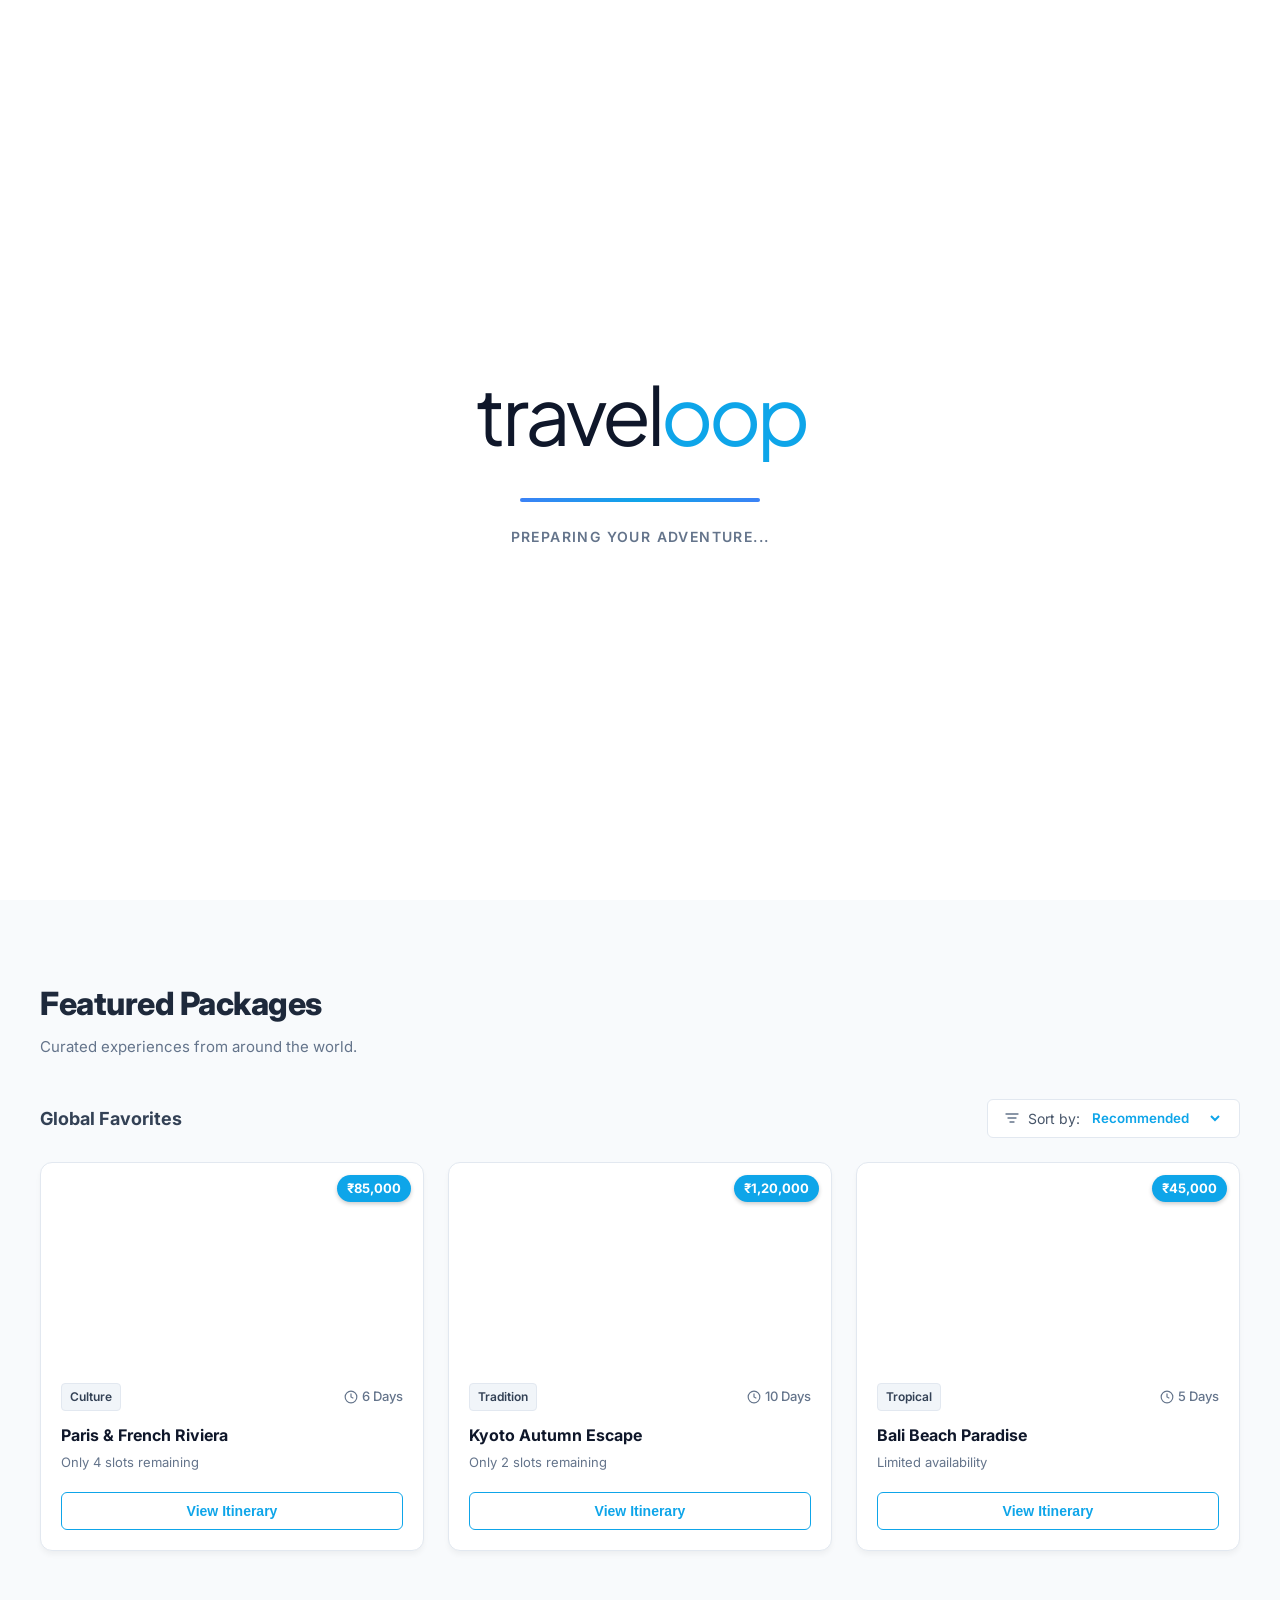
<file: index.html>
<!DOCTYPE html>
<html lang="en">
<head>
    <meta charset="UTF-8">
    <meta name="viewport" content="width=device-width, initial-scale=1.0">
    <title>Traveloop - Discover Your Next Adventure</title>
    <link href="https://fonts.googleapis.com/css2?family=Inter:wght@400;500;600;700;800&family=Plus+Jakarta+Sans:wght@800&display=swap" rel="stylesheet">
    <link rel="stylesheet" href="landing.css">
</head>
<body>
    <!-- Splash Screen -->
    <div id="splash-container">
        <div class="splash-content">
            <div class="brand-text">travel<span class="brand-accent">oop</span></div>
            <div class="splash-loader">
                <div class="loader-progress"></div>
            </div>
            <p class="loader-text">Preparing your adventure...</p>
        </div>
    </div>

    <!-- Navigation Bar -->
    <header class="navbar">
        <div class="nav-left">
            <a href="index.html" class="flex items-center gap-2 group" style="text-decoration: none;">
                <div class="w-10 h-10 bg-blue-600 rounded-xl flex items-center justify-center text-white shadow-lg shadow-blue-500/20 group-hover:scale-110 transition-transform">
                    <svg viewBox="0 0 24 24" fill="none" stroke="currentColor" stroke-width="2.5" stroke-linecap="round" stroke-linejoin="round" style="width: 24px; height: 24px;">
                        <path d="M22 2 11 13M22 2l-7 20-4-9-9-4 20-7z" fill="currentColor" stroke="none" />
                    </svg>
                </div>
                <span style="font-size: 1.25rem; font-weight: 800; color: #0f172a; letter-spacing: -0.025em;">travel<span style="color: #2563eb">oop</span></span>
            </a>
        </div>
        
        <div class="nav-right">

            <a href="auth.html#login" class="login-link">Login</a>
            <a href="auth.html#register" class="btn signup-btn">Sign Up</a>
        </div>
    </header>

    <!-- Hero Section -->
    <section class="hero">
        <div class="hero-animation">
            <svg class="hero-loop" viewBox="0 0 1000 1000" preserveAspectRatio="xMidYMid slice">
                <path class="flight-path" d="M0,500 Q250,0 500,500 T1000,500" stroke="rgba(14, 165, 233, 0.2)" stroke-width="2" fill="none" />
                <path class="flight-path" d="M0,300 Q250,800 500,300 T1000,300" stroke="rgba(14, 165, 233, 0.1)" stroke-width="1" fill="none" />
            </svg>
        </div>
        <div class="hero-overlay"></div>
        
        <div class="hero-content">
            <h1>The Future of <br> Travel Planning</h1>
            <p>Experience seamless itineraries and smart collaborative tools. Everything you need for your next global adventure.</p>
            <div class="hero-actions">
                <a href="my-trips.html" class="btn btn-primary">Start Planning</a>
                <a href="explore.html" class="btn btn-outline">Explore Cities</a>
            </div>
        </div>
        <div class="scroll-down">
            <span>Scroll down</span>
            <svg viewBox="0 0 24 24" fill="none" stroke="currentColor" stroke-width="2" stroke-linecap="round" stroke-linejoin="round">
                <path d="M7 13l5 5 5-5M7 6l5 5 5-5" />
            </svg>
        </div>
    </section>

    <!-- Packages Section -->
    <section id="packages" class="packages-section">
        <div class="packages-container">
            <div class="packages-header">
                <h2>Featured Packages</h2>
                <p>Curated experiences from around the world.</p>
            </div>
            
            <div class="packages-subheader">
                <h3>Global Favorites</h3>
                <div class="sort-dropdown">
                    <svg viewBox="0 0 24 24" fill="none" stroke="currentColor" stroke-width="2" stroke-linecap="round" stroke-linejoin="round">
                        <path d="M3 6h18M6 12h12m-9 6h6" />
                    </svg>
                    <span>Sort by: </span>
                    <select>
                        <option>Recommended</option>
                        <option>Price: Low to High</option>
                        <option>Trending</option>
                    </select>
                </div>
            </div>

            <div class="packages-grid">
                <!-- Package 1 -->
                <div class="package-card">
                    <div class="pkg-image" style="background-image: url('https://images.unsplash.com/photo-1502602898657-3e91760cbb34?auto=format&fit=crop&w=400&q=80')">
                        <div class="pkg-price">₹85,000</div>
                    </div>
                    <div class="pkg-content">
                        <div class="pkg-meta">
                            <span class="pkg-tag">Culture</span>
                            <div class="pkg-duration">
                                <svg viewBox="0 0 24 24" fill="none" stroke="currentColor" stroke-width="2"><circle cx="12" cy="12" r="10"></circle><path d="M12 6v6l4 2"></path></svg>
                                6 Days
                            </div>
                        </div>
                        <h4 class="pkg-title">Paris & French Riviera</h4>
                        <p class="pkg-slots">Only 4 slots remaining</p>
                        <button class="pkg-btn">View Itinerary</button>
                    </div>
                </div>

                <!-- Package 2 -->
                <div class="package-card">
                    <div class="pkg-image" style="background-image: url('https://images.unsplash.com/photo-1493976040374-85c8e12f0c0e?auto=format&fit=crop&w=400&q=80')">
                        <div class="pkg-price">₹1,20,000</div>
                    </div>
                    <div class="pkg-content">
                        <div class="pkg-meta">
                            <span class="pkg-tag">Tradition</span>
                            <div class="pkg-duration">
                                <svg viewBox="0 0 24 24" fill="none" stroke="currentColor" stroke-width="2"><circle cx="12" cy="12" r="10"></circle><path d="M12 6v6l4 2"></path></svg>
                                10 Days
                            </div>
                        </div>
                        <h4 class="pkg-title">Kyoto Autumn Escape</h4>
                        <p class="pkg-slots">Only 2 slots remaining</p>
                        <button class="pkg-btn">View Itinerary</button>
                    </div>
                </div>

                <!-- Package 3 -->
                <div class="package-card">
                    <div class="pkg-image" style="background-image: url('https://images.unsplash.com/photo-1537996194471-e657df975ab4?auto=format&fit=crop&w=400&q=80')">
                        <div class="pkg-price">₹45,000</div>
                    </div>
                    <div class="pkg-content">
                        <div class="pkg-meta">
                            <span class="pkg-tag">Tropical</span>
                            <div class="pkg-duration">
                                <svg viewBox="0 0 24 24" fill="none" stroke="currentColor" stroke-width="2"><circle cx="12" cy="12" r="10"></circle><path d="M12 6v6l4 2"></path></svg>
                                5 Days
                            </div>
                        </div>
                        <h4 class="pkg-title">Bali Beach Paradise</h4>
                        <p class="pkg-slots">Limited availability</p>
                        <button class="pkg-btn">View Itinerary</button>
                    </div>
                </div>
            </div>
        </div>
    </section>

    <script>
        // Splash Screen Logic
        window.addEventListener('load', () => {
            setTimeout(() => {
                const splash = document.getElementById('splash-container');
                splash.classList.add('fade-out');
            }, 3000);
        });

        // Smooth Scrolling
        document.querySelectorAll('a[href^="#"]').forEach(anchor => {
            anchor.addEventListener('click', function (e) {
                e.preventDefault();
                document.querySelector(this.getAttribute('href')).scrollIntoView({
                    behavior: 'smooth'
                });
            });
        });
    </script>
</body>
</html>
</file>
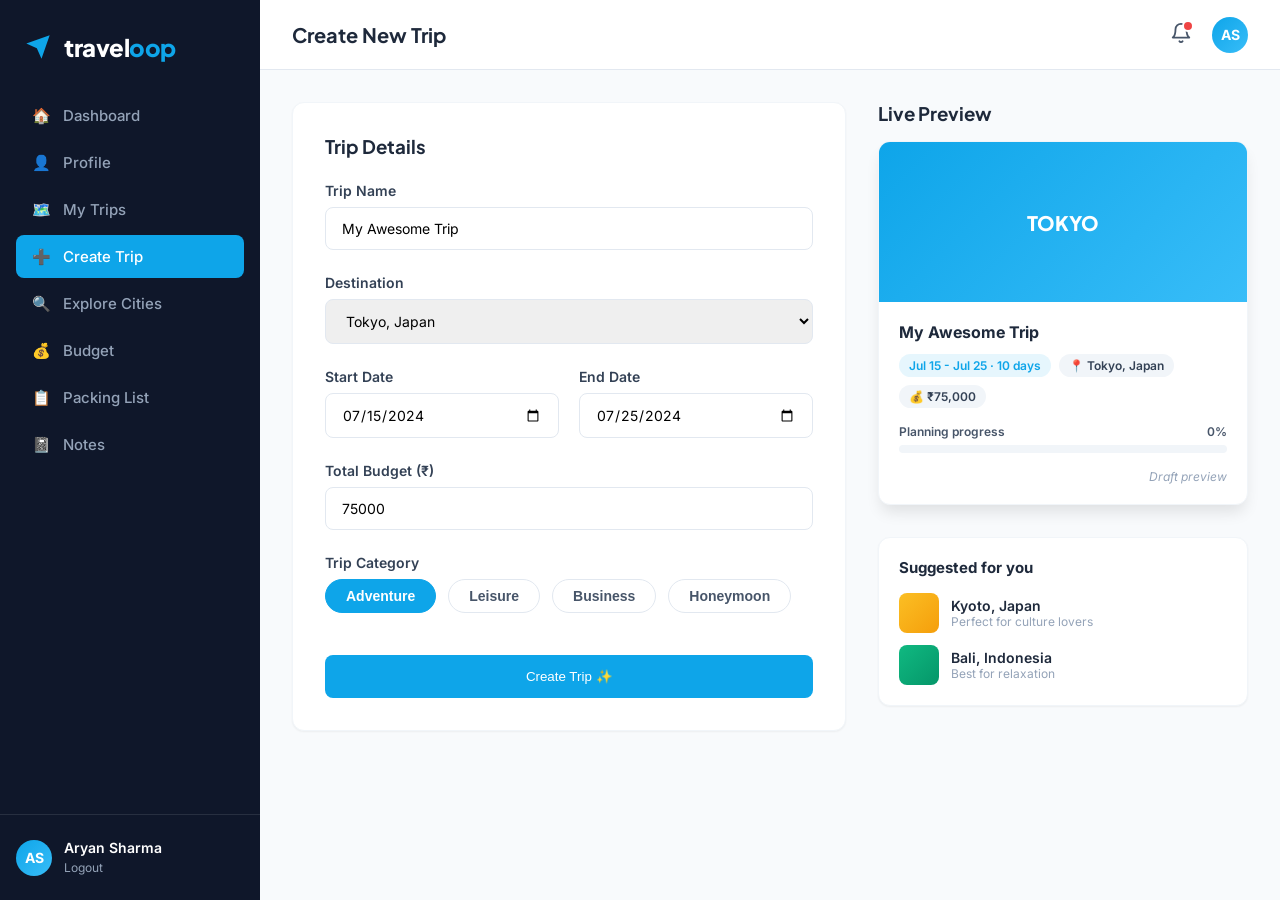
<file: create-trip.html>
<!DOCTYPE html>
<html lang="en">
<head>
    <meta charset="UTF-8">
    <meta name="viewport" content="width=device-width, initial-scale=1.0">
    <title>Create Trip - Traveloop</title>
    <link rel="stylesheet" href="dashboard.css">
    <script src="user.js"></script>
</head>
<body>
    <div class="app-container">
        <!-- Sidebar Overlay -->
        <div class="sidebar-overlay" id="sidebar-overlay"></div>

        <!-- Sidebar -->
        <aside class="sidebar" id="sidebar">
            <div class="sidebar-logo">
                <svg viewBox="0 0 24 24" fill="none" stroke="currentColor" stroke-width="2.5" stroke-linecap="round" stroke-linejoin="round">
                    <path d="M22 2 11 13M22 2l-7 20-4-9-9-4 20-7z" fill="currentColor" stroke="none" />
                </svg>
                <span>travel<span style="color: #0ea5e9">oop</span></span>
            </div>
            
            <nav class="nav-menu">
                <a href="dashboard.html" class="nav-item">
                    <span>🏠</span> Dashboard
                </a>
                <a href="profile.html" class="nav-item">
                    <span>👤</span> Profile
                </a>
                <a href="my-trips.html" class="nav-item">
                    <span>🗺️</span> My Trips
                </a>
                <a href="create-trip.html" class="nav-item active">
                    <span>➕</span> Create Trip
                </a>
                <a href="explore.html" class="nav-item">
                    <span>🔍</span> Explore Cities
                </a>
                <a href="#" class="nav-item">
                    <span>💰</span> Budget
                </a>
                <a href="#" class="nav-item">
                    <span>📋</span> Packing List
                </a>
                <a href="#" class="nav-item">
                    <span>📓</span> Notes
                </a>
            </nav>

            <div class="sidebar-footer">
                <div class="user-profile-small">
                    <div class="avatar-circle">AS</div>
                    <div class="user-info-text">
                        <h4>Aryan Sharma</h4>
                        <a href="auth.html" class="logout-link">Logout</a>
                    </div>
                </div>
            </div>
        </aside>

        <!-- Main Content -->
        <main class="main-content">
            <!-- Header -->
            <header class="header">
                <div class="header-left">
                    <button class="menu-toggle" id="menu-toggle" aria-label="Toggle Menu">
                        <svg width="24" height="24" viewBox="0 0 24 24" fill="none" stroke="currentColor" stroke-width="2" stroke-linecap="round" stroke-linejoin="round">
                            <line x1="3" y1="12" x2="21" y2="12"></line>
                            <line x1="3" y1="6" x2="21" y2="6"></line>
                            <line x1="3" y1="18" x2="21" y2="18"></line>
                        </svg>
                    </button>
                    <h2 class="page-title">Create New Trip</h2>
                </div>
                
                <div class="header-actions">
                    <button class="notif-btn">
                        <svg width="22" height="22" viewBox="0 0 24 24" fill="none" stroke="currentColor" stroke-width="2" stroke-linecap="round" stroke-linejoin="round">
                            <path d="M18 8A6 6 0 0 0 6 8c0 7-3 9-3 9h18s-3-2-3-9"></path>
                            <path d="M13.73 21a2 2 0 0 1-3.46 0"></path>
                        </svg>
                    </button>
                    <div class="avatar-circle">AS</div>
                </div>
            </header>

            <div class="dashboard-sections">
                <div class="card-grid-2">
                    <!-- Left Column: Form -->
                    <div class="content-card animate-fade-in" style="animation-delay: 0.1s">
                        <h3 style="margin-bottom: 24px; font-family: 'Plus Jakarta Sans', sans-serif;">Trip Details</h3>
                        <form id="create-trip-form">
                            <div class="form-group">
                                <label for="trip-name">Trip Name</label>
                                <input type="text" id="trip-name" class="form-input" placeholder="e.g. Summer Vacation 2024" value="My Awesome Trip">
                            </div>
                            
                            <div class="form-group">
                                <label for="destination">Destination</label>
                                <select id="destination" class="form-select">
                                    <option value="" disabled>Select a destination</option>
                                    <option value="Tokyo, Japan" selected>Tokyo, Japan</option>
                                    <option value="Paris, France">Paris, France</option>
                                    <option value="Bali, Indonesia">Bali, Indonesia</option>
                                    <option value="London, UK">London, UK</option>
                                    <option value="New York, USA">New York, USA</option>
                                </select>
                            </div>

                            <div class="form-row" style="display: flex; gap: 20px; margin-bottom: 24px;">
                                <div class="form-group" style="flex: 1; margin-bottom: 0;">
                                    <label for="start-date">Start Date</label>
                                    <input type="date" id="start-date" class="form-input" value="2024-07-15">
                                </div>
                                <div class="form-group" style="flex: 1; margin-bottom: 0;">
                                    <label for="end-date">End Date</label>
                                    <input type="date" id="end-date" class="form-input" value="2024-07-25">
                                </div>
                            </div>

                            <div class="form-group">
                                <label for="budget">Total Budget (₹)</label>
                                <input type="number" id="budget" class="form-input" placeholder="e.g. 50000" value="75000">
                            </div>

                            <div class="form-group">
                                <label for="category">Trip Category</label>
                                <div class="category-chips">
                                    <button type="button" class="chip-btn active" data-value="Adventure">Adventure</button>
                                    <button type="button" class="chip-btn" data-value="Leisure">Leisure</button>
                                    <button type="button" class="chip-btn" data-value="Business">Business</button>
                                    <button type="button" class="chip-btn" data-value="Honeymoon">Honeymoon</button>
                                </div>
                            </div>

                            <button type="submit" class="btn-primary shimmer-sweep" style="width: 100%; padding: 14px; border-radius: var(--radius-sm); margin-top: 10px;">
                                Create Trip ✨
                            </button>
                        </form>
                    </div>

                    <!-- Right Column: Live Preview -->
                    <div class="preview-card-sticky animate-fade-in" style="animation-delay: 0.2s">
                        <h3 style="margin-bottom: 16px; font-family: 'Plus Jakarta Sans', sans-serif;">Live Preview</h3>
                        <div class="trip-card" style="width: 100%; box-shadow: var(--shadow-lg);">
                            <div class="trip-image-placeholder" id="preview-image">TOKYO</div>
                            <div class="trip-info">
                                <h3 class="trip-name" id="preview-name">My Awesome Trip</h3>
                                <div class="trip-meta">
                                    <span class="chip primary" id="preview-dates">Jul 15 - Jul 25 · 10 days</span>
                                    <span class="chip" id="preview-dest">📍 Tokyo, Japan</span>
                                    <span class="chip" id="preview-budget">💰 ₹75,000</span>
                                </div>
                                <div class="planning-progress">
                                    <div class="progress-label">
                                        <span>Planning progress</span>
                                        <span>0%</span>
                                    </div>
                                    <div class="progress-bar-bg">
                                        <div class="progress-bar-fill" style="width: 0%"></div>
                                    </div>
                                </div>
                                <div class="trip-actions">
                                    <span style="font-size: 12px; color: var(--slate-400); font-style: italic;">Draft preview</span>
                                </div>
                            </div>
                        </div>

                        <!-- Suggested Destinations (Demo Data) -->
                        <div class="content-card" style="margin-top: 32px; padding: 20px;">
                            <h4 style="margin-bottom: 16px; font-size: 15px;">Suggested for you</h4>
                            <div style="display: flex; flex-direction: column; gap: 12px;">
                                <div style="display: flex; align-items: center; gap: 12px; cursor: pointer;">
                                    <div style="width: 40px; height: 40px; border-radius: 8px; background: linear-gradient(135deg, #fbbf24, #f59e0b);"></div>
                                    <div>
                                        <div style="font-size: 14px; font-weight: 600;">Kyoto, Japan</div>
                                        <div style="font-size: 12px; color: var(--slate-400);">Perfect for culture lovers</div>
                                    </div>
                                </div>
                                <div style="display: flex; align-items: center; gap: 12px; cursor: pointer;">
                                    <div style="width: 40px; height: 40px; border-radius: 8px; background: linear-gradient(135deg, #10b981, #059669);"></div>
                                    <div>
                                        <div style="font-size: 14px; font-weight: 600;">Bali, Indonesia</div>
                                        <div style="font-size: 12px; color: var(--slate-400);">Best for relaxation</div>
                                    </div>
                                </div>
                            </div>
                        </div>
                    </div>
                </div>
            </div>
        </main>
    </div>

    <script>
        window.addEventListener('DOMContentLoaded', () => {
            // Sidebar logic
            const sidebar = document.getElementById('sidebar');
            const overlay = document.getElementById('sidebar-overlay');
            const menuToggle = document.getElementById('menu-toggle');

            const toggleSidebar = () => {
                sidebar.classList.toggle('open');
                overlay.classList.toggle('show');
                document.body.style.overflow = sidebar.classList.contains('open') ? 'hidden' : '';
            };

            menuToggle.addEventListener('click', toggleSidebar);
            overlay.addEventListener('click', toggleSidebar);

            // Live Preview Logic
            const tripNameInput = document.getElementById('trip-name');
            const destSelect = document.getElementById('destination');
            const budgetInput = document.getElementById('budget');
            const startDateInput = document.getElementById('start-date');
            const endDateInput = document.getElementById('end-date');

            const previewName = document.getElementById('preview-name');
            const previewDest = document.getElementById('preview-dest');
            const previewBudget = document.getElementById('preview-budget');
            const previewDates = document.getElementById('preview-dates');
            const previewImage = document.getElementById('preview-image');

            const updatePreview = () => {
                previewName.textContent = tripNameInput.value || 'Untitled Trip';
                previewDest.textContent = `📍 ${destSelect.value || 'No destination'}`;
                previewBudget.textContent = `💰 ₹${parseInt(budgetInput.value || 0).toLocaleString()}`;
                
                // Destination image placeholder update
                const city = destSelect.value.split(',')[0].toUpperCase();
                previewImage.textContent = city || 'TRIP';
                
                // Color based on city
                const colors = {
                    'TOKYO': 'linear-gradient(135deg, #0ea5e9, #38bdf8)',
                    'PARIS': 'linear-gradient(135deg, #38bdf8, #818cf8)',
                    'BALI': 'linear-gradient(135deg, #f472b6, #fb923c)',
                    'LONDON': 'linear-gradient(135deg, #94a3b8, #64748b)',
                    'NEW YORK': 'linear-gradient(135deg, #1e293b, #0f172a)'
                };
                previewImage.style.background = colors[city] || 'linear-gradient(135deg, #0ea5e9, #38bdf8)';

                // Dates calculation
                if (startDateInput.value && endDateInput.value) {
                    const start = new Date(startDateInput.value);
                    const end = new Date(endDateInput.value);
                    const diffTime = Math.abs(end - start);
                    const diffDays = Math.ceil(diffTime / (1000 * 60 * 60 * 24));
                    
                    const options = { month: 'short', day: 'numeric' };
                    previewDates.textContent = `${start.toLocaleDateString('en-US', options)} - ${end.toLocaleDateString('en-US', options)} · ${diffDays} days`;
                }
            };

            [tripNameInput, destSelect, budgetInput, startDateInput, endDateInput].forEach(el => {
                el.addEventListener('input', updatePreview);
            });

            // Category Chips
            const chips = document.querySelectorAll('.chip-btn');
            chips.forEach(chip => {
                chip.addEventListener('click', () => {
                    chips.forEach(c => c.classList.remove('active'));
                    chip.classList.add('active');
                });
            });

            // Form Submit
            document.getElementById('create-trip-form').addEventListener('submit', (e) => {
                e.preventDefault();
                alert('Trip Created Successfully! (Demo Only)');
            });
        });
    </script>
</body>
</html>
</file>
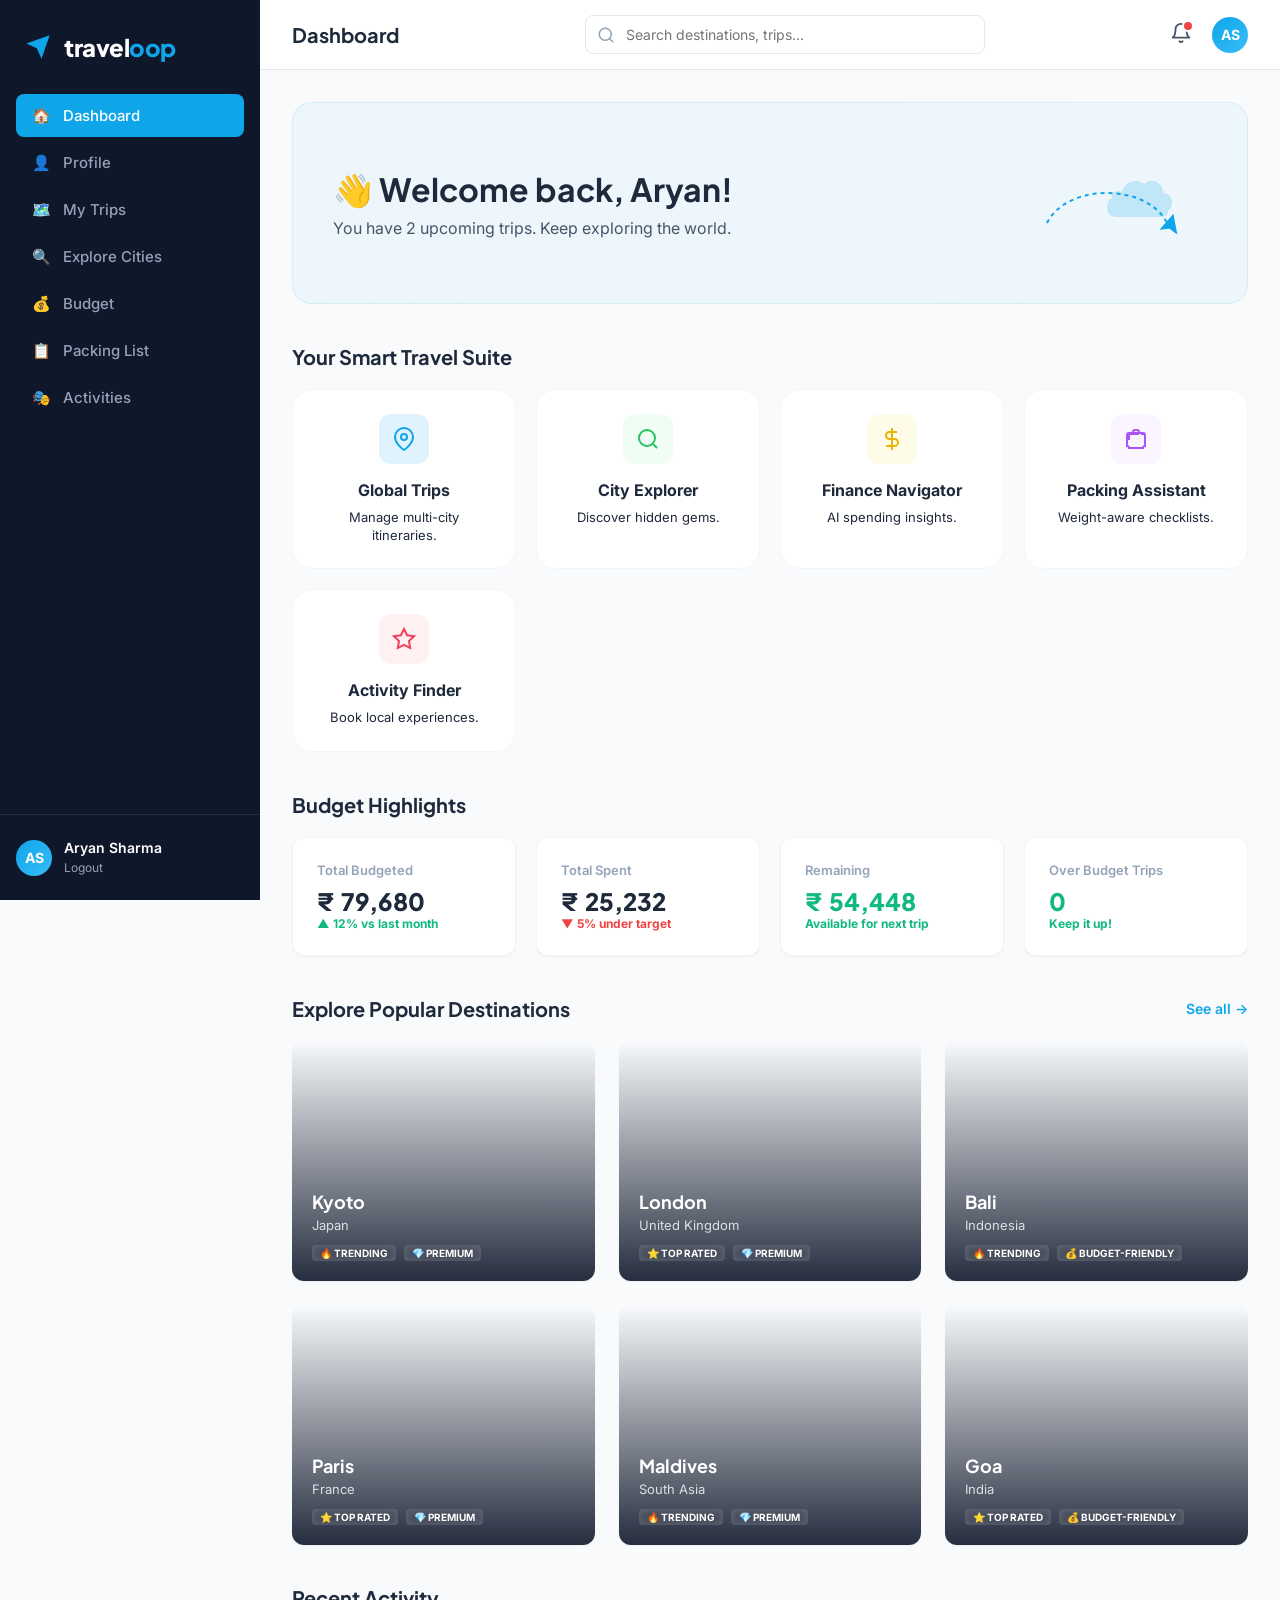
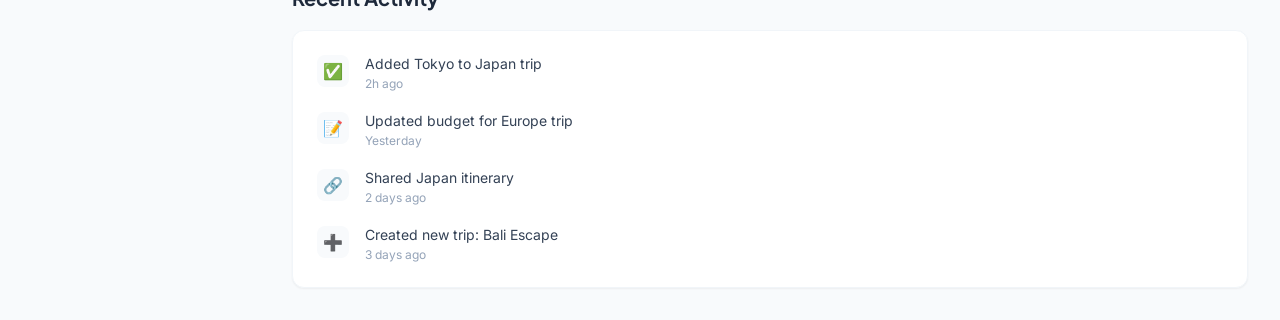
<file: dashboard.html>
<!DOCTYPE html>
<html lang="en">
<head>
    <meta charset="UTF-8">
    <meta name="viewport" content="width=device-width, initial-scale=1.0">
    <title>Dashboard - Traveloop</title>
    <link rel="stylesheet" href="dashboard.css">
    <script src="user.js"></script>
</head>
<body>
    <div class="app-container">
        <!-- Sidebar Overlay -->
        <div class="sidebar-overlay" id="sidebar-overlay"></div>

        <!-- Sidebar -->
        <aside class="sidebar" id="sidebar">
            <div class="sidebar-logo">
                <svg viewBox="0 0 24 24" fill="none" stroke="currentColor" stroke-width="2.5" stroke-linecap="round" stroke-linejoin="round">
                    <path d="M22 2 11 13M22 2l-7 20-4-9-9-4 20-7z" fill="currentColor" stroke="none" />
                </svg>
                <span>travel<span style="color: #0ea5e9">oop</span></span>
            </div>
            
            <nav class="nav-menu">
                <a href="dashboard.html" class="nav-item active">
                    <span>🏠</span> Dashboard
                </a>
                <a href="profile.html" class="nav-item">
                    <span>👤</span> Profile
                </a>
                <a href="my-trips.html" class="nav-item">
                    <span>🗺️</span> My Trips
                </a>
                <a href="explore.html" class="nav-item">
                    <span>🔍</span> Explore Cities
                </a>
                <a href="budget.html" class="nav-item">
                    <span>💰</span> Budget
                </a>
                <a href="Packingchecklistscreen.html" class="nav-item">
                    <span>📋</span> Packing List
                </a>
                <a href="Activitysearch.html" class="nav-item">
                    <span>🎭</span> Activities
                </a>
            </nav>

            <div class="sidebar-footer">
                <div class="user-profile-small">
                    <div class="avatar-circle">AS</div>
                    <div class="user-info-text">
                        <h4>Aryan Sharma</h4>
                        <a href="auth.html" class="logout-link">Logout</a>
                    </div>
                </div>
            </div>
        </aside>

        <!-- Main Content -->
        <main class="main-content">
            <!-- Header -->
            <header class="header">
                <div class="header-left">
                    <button class="menu-toggle" id="menu-toggle" aria-label="Toggle Menu">
                        <svg width="24" height="24" viewBox="0 0 24 24" fill="none" stroke="currentColor" stroke-width="2" stroke-linecap="round" stroke-linejoin="round">
                            <line x1="3" y1="12" x2="21" y2="12"></line>
                            <line x1="3" y1="6" x2="21" y2="6"></line>
                            <line x1="3" y1="18" x2="21" y2="18"></line>
                        </svg>
                    </button>
                    <h2 class="page-title">Dashboard</h2>
                </div>
                
                <div class="search-bar-container">
                    <svg class="search-icon" width="18" height="18" viewBox="0 0 24 24" fill="none" stroke="currentColor" stroke-width="2" stroke-linecap="round" stroke-linejoin="round">
                        <circle cx="11" cy="11" r="8"></circle>
                        <line x1="21" y1="21" x2="16.65" y2="16.65"></line>
                    </svg>
                    <input type="text" class="search-bar" placeholder="Search destinations, trips...">
                </div>

                <div class="header-actions">
                    <button class="notif-btn">
                        <svg width="22" height="22" viewBox="0 0 24 24" fill="none" stroke="currentColor" stroke-width="2" stroke-linecap="round" stroke-linejoin="round">
                            <path d="M18 8A6 6 0 0 0 6 8c0 7-3 9-3 9h18s-3-2-3-9"></path>
                            <path d="M13.73 21a2 2 0 0 1-3.46 0"></path>
                        </svg>
                    </button>
                    <div class="avatar-circle">AS</div>
                </div>
            </header>

            <!-- Dashboard Content -->
            <div class="dashboard-sections">
                
                <!-- Section 1: Welcome Banner -->
                <section class="welcome-banner animate-fade-in" style="animation-delay: 0.1s">
                    <div class="welcome-text">
                        <h1>👋 Welcome back, Aryan!</h1>
                        <p>You have 2 upcoming trips. Keep exploring the world.</p>
                    </div>
                    <div class="banner-graphic">
                        <svg viewBox="0 0 200 120" fill="none" xmlns="http://www.w3.org/2000/svg">
                            <!-- Cloud -->
                            <path d="M160 60C160 51.7157 153.284 45 145 45C143.656 45 142.365 45.1774 141.14 45.5118C138.608 41.0772 133.882 38 128.5 38C121.737 38 116.143 42.827 115 49.1917C113.88 48.4239 112.521 48 111.062 48C107.714 48 105 50.6863 105 54C105 54.3468 105.029 54.6868 105.086 55.0175C102.164 56.4005 100 59.4533 100 63C100 67.9706 104.03 72 109 72H155C157.761 72 160 69.7614 160 67C160 66.8619 159.994 66.7252 159.983 66.59C162.915 65.2078 165 62.1157 165 58.5C165 53.8056 161.194 50 156.5 50C156.321 50 156.143 50.0055 155.967 50.0163C155.989 49.6823 156 49.3444 156 49C156 42.9249 151.075 38 145 38C140.672 38 136.947 40.4967 135.132 44.1353C133.09 41.597 129.988 40 126.5 40C120.701 40 116 44.701 116 50.5C116 50.8359 116.016 51.168 116.046 51.4952C114.793 50.5513 113.21 50 111.5 50C107.91 50 105 52.9101 105 56.5C105 56.6717 105.007 56.8418 105.02 57.0102C102.046 58.4682 100 61.4947 100 65C100 69.9706 104.03 74 109 74H155C158.314 74 161 71.3137 161 68C161 67.8631 160.995 67.7274 160.986 67.5932C163.355 66.1956 165 63.539 165 60.5C165 55.8056 161.194 52 156.5 52C156.321 52 156.143 52.0055 155.967 52.0163C155.989 51.6823 156 51.3444 156 51C156 44.9249 151.075 40 145 40C140.672 40 136.947 42.4967 135.132 46.1353C133.09 43.597 129.988 42 126.5 42C120.701 42 116 46.701 116 52.5" fill="var(--primary)" fill-opacity="0.2"/>
                            <!-- Arc Path -->
                            <path d="M40 80C60 40 140 40 160 80" stroke="var(--primary)" stroke-width="2" stroke-dasharray="4 4" />
                            <!-- Plane -->
                            <g transform="translate(155, 75) rotate(-30)">
                                <path d="M12 2 11 13M12 2l-7 20-4-9-9-4 20-7z" fill="var(--primary)" />
                            </g>
                        </svg>
                    </div>
                </section>

                <!-- Section 2: Smart Travel Suite -->
                <section class="suite-section animate-fade-in" style="animation-delay: 0.2s">
                    <div class="section-header">
                        <h2>Your Smart Travel Suite</h2>
                    </div>
                    <div class="suite-grid">
                        <a href="my-trips.html" class="suite-card">
                            <div class="suite-icon" style="background: #e0f2fe; color: #0ea5e9;">
                                <svg viewBox="0 0 24 24" fill="none" stroke="currentColor" stroke-width="2"><path d="M21 10c0 7-9 13-9 13s-9-6-9-13a9 9 0 0118 0z"></path><circle cx="12" cy="10" r="3"></circle></svg>
                            </div>
                            <h3>Global Trips</h3>
                            <p>Manage multi-city itineraries.</p>
                        </a>
                        <a href="explore.html" class="suite-card">
                            <div class="suite-icon" style="background: #f0fdf4; color: #22c55e;">
                                <svg viewBox="0 0 24 24" fill="none" stroke="currentColor" stroke-width="2"><circle cx="11" cy="11" r="8"></circle><path d="M21 21l-4.35-4.35"></path></svg>
                            </div>
                            <h3>City Explorer</h3>
                            <p>Discover hidden gems.</p>
                        </a>
                        <a href="budget.html" class="suite-card">
                            <div class="suite-icon" style="background: #fefce8; color: #eab308;">
                                <svg viewBox="0 0 24 24" fill="none" stroke="currentColor" stroke-width="2"><path d="M12 1v22M17 5H9.5a3.5 3.5 0 000 7h5a3.5 3.5 0 010 7H6"></path></svg>
                            </div>
                            <h3>Finance Navigator</h3>
                            <p>AI spending insights.</p>
                        </a>
                        <a href="Packingchecklistscreen.html" class="suite-card">
                            <div class="suite-icon" style="background: #faf5ff; color: #a855f7;">
                                <svg viewBox="0 0 24 24" fill="none" stroke="currentColor" stroke-width="2"><path d="M21 13V8a2 2 0 00-2-2H5a2 2 0 00-2 2v5m18 0v6a2 2 0 00-2 2H5a2 2 0 00-2-2v-6m18 0V9a2 2 0 00-2-2h-2M5 13V9a2 2 0 012-2h2m0 0V5a2 2 0 012-2h2a2 2 0 012 2v2m-6 0h6"></path></svg>
                            </div>
                            <h3>Packing Assistant</h3>
                            <p>Weight-aware checklists.</p>
                        </a>
                        <a href="Activitysearch.html" class="suite-card">
                            <div class="suite-icon" style="background: #fff1f2; color: #f43f5e;">
                                <svg viewBox="0 0 24 24" fill="none" stroke="currentColor" stroke-width="2"><path d="M12 2l3.09 6.26L22 9.27l-5 4.87 1.18 6.88L12 17.77l-6.18 3.25L7 14.14 2 9.27l6.91-1.01L12 2z"></path></svg>
                            </div>
                            <h3>Activity Finder</h3>
                            <p>Book local experiences.</p>
                        </a>
                    </div>
                </section>


                <!-- Section 4: Budget Highlights -->
                <section class="budget-highlights animate-fade-in" style="animation-delay: 0.4s">
                    <div class="section-header">
                        <h2>Budget Highlights</h2>
                    </div>
                    <div class="budget-grid">
                        <div class="metric-card">
                            <div class="metric-label">Total Budgeted</div>
                            <div class="metric-value">₹<span class="count-up" data-target="120000">0</span></div>
                            <div class="trend up">▲ 12% vs last month</div>
                        </div>
                        <div class="metric-card">
                            <div class="metric-label">Total Spent</div>
                            <div class="metric-value">₹<span class="count-up" data-target="38000">0</span></div>
                            <div class="trend down">▼ 5% under target</div>
                        </div>
                        <div class="metric-card">
                            <div class="metric-label">Remaining</div>
                            <div class="metric-value" style="color: #10b981">₹<span class="count-up" data-target="82000">0</span></div>
                            <div class="trend up">Available for next trip</div>
                        </div>
                        <div class="metric-card">
                            <div class="metric-label">Over Budget Trips</div>
                            <div class="metric-value" style="color: #10b981"><span class="count-up" data-target="0">0</span></div>
                            <div class="trend up">Keep it up!</div>
                        </div>
                    </div>
                </section>

                <!-- Section 5: Recommended Destinations -->
                <section class="recommended animate-fade-in" style="animation-delay: 0.5s">
                    <div class="section-header">
                        <h2>Explore Popular Destinations</h2>
                        <a href="#" class="view-all-link">See all →</a>
                    </div>
                    <div class="destinations-grid">
                        <!-- Dest 1 -->
                        <div class="dest-card">
                            <div class="dest-bg" style="background: linear-gradient(to top, rgba(15, 23, 42, 0.9), transparent), url('https://images.unsplash.com/photo-1524413840807-0c3cb6fa808d?auto=format&fit=crop&w=400&q=80'); background-size: cover;"></div>
                            <div class="dest-content">
                                <h3 class="dest-name">Kyoto</h3>
                                <p class="dest-country">Japan</p>
                                <div class="dest-tags">
                                    <span class="dest-tag">🔥 Trending</span>
                                    <span class="dest-tag">💎 Premium</span>
                                </div>
                            </div>
                            <div class="add-trip-overlay">
                                <span>+ Add to Trip</span>
                            </div>
                        </div>
                        <!-- Dest 2 -->
                        <div class="dest-card">
                            <div class="dest-bg" style="background: linear-gradient(to top, rgba(15, 23, 42, 0.9), transparent), url('https://images.unsplash.com/photo-1533929736458-ca588d08c8be?auto=format&fit=crop&w=400&q=80'); background-size: cover;"></div>
                            <div class="dest-content">
                                <h3 class="dest-name">London</h3>
                                <p class="dest-country">United Kingdom</p>
                                <div class="dest-tags">
                                    <span class="dest-tag">⭐ Top Rated</span>
                                    <span class="dest-tag">💎 Premium</span>
                                </div>
                            </div>
                            <div class="add-trip-overlay">
                                <span>+ Add to Trip</span>
                            </div>
                        </div>
                        <!-- Dest 3 -->
                        <div class="dest-card">
                            <div class="dest-bg" style="background: linear-gradient(to top, rgba(15, 23, 42, 0.9), transparent), url('https://images.unsplash.com/photo-1518173946687-a4c8892bbd9f?auto=format&fit=crop&w=400&q=80'); background-size: cover;"></div>
                            <div class="dest-content">
                                <h3 class="dest-name">Bali</h3>
                                <p class="dest-country">Indonesia</p>
                                <div class="dest-tags">
                                    <span class="dest-tag">🔥 Trending</span>
                                    <span class="dest-tag">💰 Budget-friendly</span>
                                </div>
                            </div>
                            <div class="add-trip-overlay">
                                <span>+ Add to Trip</span>
                            </div>
                        </div>
                        <!-- Dest 4 -->
                        <div class="dest-card">
                            <div class="dest-bg" style="background: linear-gradient(to top, rgba(15, 23, 42, 0.9), transparent), url('https://images.unsplash.com/photo-1502602898657-3e91760cbb34?auto=format&fit=crop&w=400&q=80'); background-size: cover;"></div>
                            <div class="dest-content">
                                <h3 class="dest-name">Paris</h3>
                                <p class="dest-country">France</p>
                                <div class="dest-tags">
                                    <span class="dest-tag">⭐ Top Rated</span>
                                    <span class="dest-tag">💎 Premium</span>
                                </div>
                            </div>
                            <div class="add-trip-overlay">
                                <span>+ Add to Trip</span>
                            </div>
                        </div>
                        <!-- Dest 5 -->
                        <div class="dest-card">
                            <div class="dest-bg" style="background: linear-gradient(to top, rgba(15, 23, 42, 0.9), transparent), url('https://images.unsplash.com/photo-1512100356956-c1227cabc2a9?auto=format&fit=crop&w=400&q=80'); background-size: cover;"></div>
                            <div class="dest-content">
                                <h3 class="dest-name">Maldives</h3>
                                <p class="dest-country">South Asia</p>
                                <div class="dest-tags">
                                    <span class="dest-tag">🔥 Trending</span>
                                    <span class="dest-tag">💎 Premium</span>
                                </div>
                            </div>
                            <div class="add-trip-overlay">
                                <span>+ Add to Trip</span>
                            </div>
                        </div>
                        <!-- Dest 6 -->
                        <div class="dest-card">
                            <div class="dest-bg" style="background: linear-gradient(to top, rgba(15, 23, 42, 0.9), transparent), url('https://images.unsplash.com/photo-1537996194471-e657df975ab4?auto=format&fit=crop&w=400&q=80'); background-size: cover;"></div>
                            <div class="dest-content">
                                <h3 class="dest-name">Goa</h3>
                                <p class="dest-country">India</p>
                                <div class="dest-tags">
                                    <span class="dest-tag">⭐ Top Rated</span>
                                    <span class="dest-tag">💰 Budget-friendly</span>
                                </div>
                            </div>
                            <div class="add-trip-overlay">
                                <span>+ Add to Trip</span>
                            </div>
                        </div>
                    </div>
                </section>

                <!-- Section 6: Recent Activity -->
                <section class="activity-section animate-fade-in" style="animation-delay: 0.6s">
                    <div class="section-header">
                        <h2>Recent Activity</h2>
                    </div>
                    <div class="activity-feed">
                        <div class="activity-list">
                            <div class="activity-item">
                                <div class="activity-icon">✅</div>
                                <div class="activity-text">
                                    <p>Added Tokyo to Japan trip</p>
                                    <span>2h ago</span>
                                </div>
                            </div>
                            <div class="activity-item">
                                <div class="activity-icon">📝</div>
                                <div class="activity-text">
                                    <p>Updated budget for Europe trip</p>
                                    <span>Yesterday</span>
                                </div>
                            </div>
                            <div class="activity-item">
                                <div class="activity-icon">🔗</div>
                                <div class="activity-text">
                                    <p>Shared Japan itinerary</p>
                                    <span>2 days ago</span>
                                </div>
                            </div>
                            <div class="activity-item">
                                <div class="activity-icon">➕</div>
                                <div class="activity-text">
                                    <p>Created new trip: Bali Escape</p>
                                    <span>3 days ago</span>
                                </div>
                            </div>
                        </div>
                    </div>
                </section>

            </div>
        </main>
    </div>

    <script>
        // Count-up animation
        const countUp = (el) => {
            const target = parseInt(el.getAttribute('data-target'));
            const duration = 2000;
            const increment = target / (duration / 16);
            let current = 0;

            const updateCount = () => {
                current += increment;
                if (current < target) {
                    el.textContent = Math.floor(current).toLocaleString();
                    requestAnimationFrame(updateCount);
                } else {
                    el.textContent = target.toLocaleString();
                }
            };
            updateCount();
        };

        // Initialize animations and sidebar logic
        window.addEventListener('DOMContentLoaded', () => {
            // Start count-up for all metric values
            document.querySelectorAll('.count-up').forEach(countUp);

            const sidebar = document.getElementById('sidebar');
            const overlay = document.getElementById('sidebar-overlay');
            const menuToggle = document.getElementById('menu-toggle');

            const toggleSidebar = () => {
                sidebar.classList.toggle('open');
                overlay.classList.toggle('show');
                document.body.style.overflow = sidebar.classList.contains('open') ? 'hidden' : '';
            };

            menuToggle.addEventListener('click', toggleSidebar);
            overlay.addEventListener('click', toggleSidebar);

            // Add active state functionality to sidebar and close on mobile
            const navItems = document.querySelectorAll('.nav-item');
            navItems.forEach(item => {
                item.addEventListener('click', (e) => {
                    navItems.forEach(i => i.classList.remove('active'));
                    item.classList.add('active');
                    
                    // Close sidebar on mobile after clicking an item
                    if (window.innerWidth <= 768) {
                        toggleSidebar();
                    }
                });
            });

            // Add click effects to all buttons
            document.querySelectorAll('button, .action-btn, .action-icon-btn, .add-trip-overlay').forEach(btn => {
                btn.addEventListener('click', (e) => {
                    if (btn.tagName === 'BUTTON' || btn.classList.contains('action-btn')) {
                        // Small ripple or scale effect could go here
                        console.log('Button clicked:', btn.innerText || btn.ariaLabel);
                    }
                });
            });
        });
    </script>
</body>
</html>
</file>
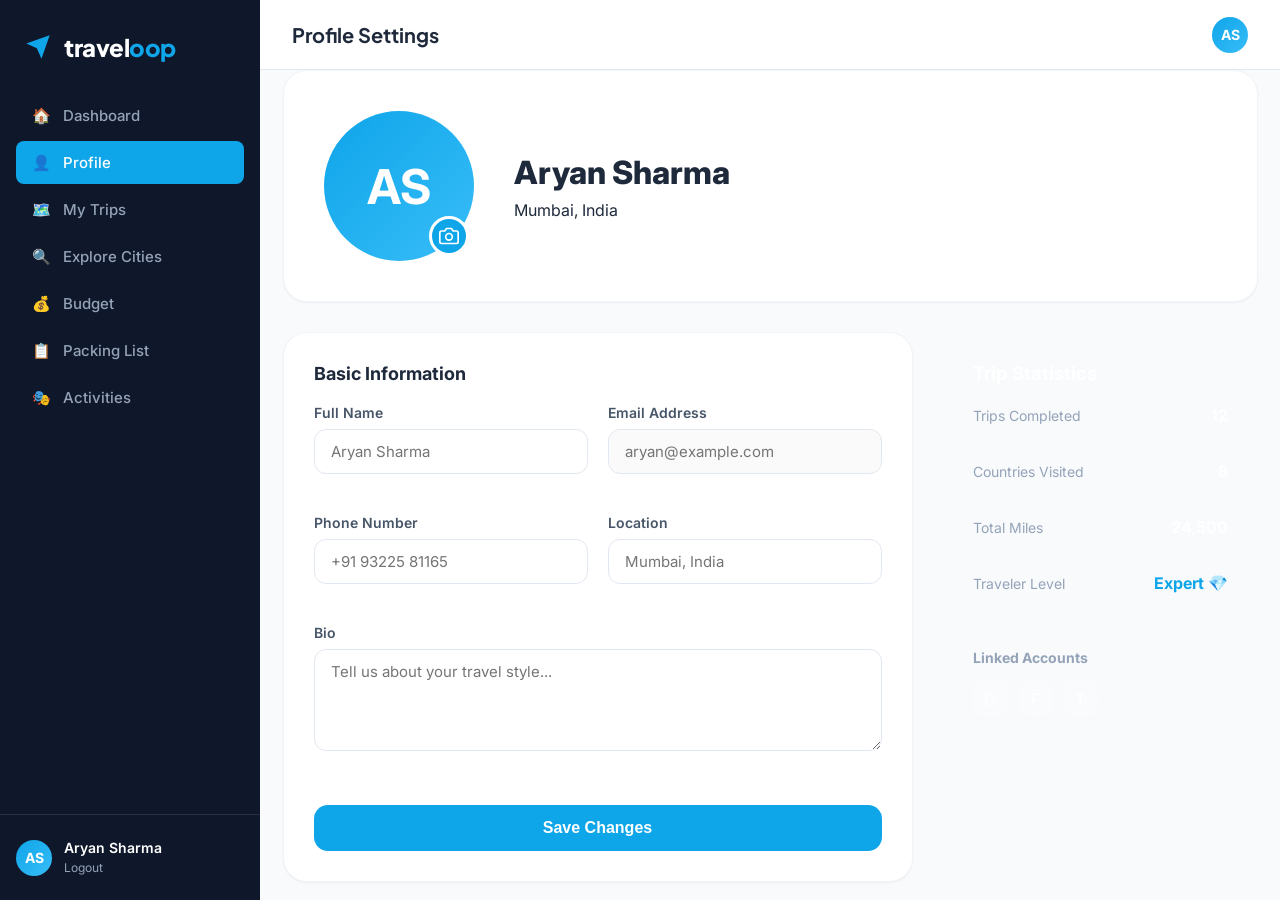
<file: profile.html>
<!DOCTYPE html>
<html lang="en">
<head>
    <meta charset="UTF-8">
    <meta name="viewport" content="width=device-width, initial-scale=1.0">
    <title>User Profile - Traveloop</title>
    <link rel="stylesheet" href="dashboard.css">
    <script src="user.js"></script>
    <style>
        .profile-container {
            max-width: 1000px;
            margin: 0 auto;
        }
        
        .profile-header-card {
            background: var(--white);
            border-radius: 24px;
            padding: 40px;
            display: flex;
            align-items: center;
            gap: 40px;
            margin-bottom: 30px;
            border: 1px solid var(--slate-100);
            box-shadow: var(--shadow-sm);
        }

        .profile-avatar-edit {
            position: relative;
            width: 150px;
            height: 150px;
        }

        .profile-avatar-edit .avatar-circle {
            width: 100%;
            height: 100%;
            font-size: 48px;
            cursor: pointer;
        }

        .avatar-upload-overlay {
            position: absolute;
            bottom: 5px;
            right: 5px;
            width: 40px;
            height: 40px;
            background: var(--primary);
            border-radius: 50%;
            display: flex;
            align-items: center;
            justify-content: center;
            color: white;
            cursor: pointer;
            border: 3px solid white;
            transition: var(--transition);
        }

        .avatar-upload-overlay:hover {
            transform: scale(1.1);
        }

        .profile-info-header h2 {
            font-size: 32px;
            font-weight: 800;
            color: var(--slate-900);
            margin-bottom: 8px;
        }

        .profile-info-header p {
            color: var(--slate-500);
            font-size: 16px;
        }

        .profile-grid {
            display: grid;
            grid-template-columns: 2fr 1fr;
            gap: 30px;
        }

        .edit-card {
            background: var(--white);
            border-radius: 24px;
            padding: 30px;
            border: 1px solid var(--slate-100);
            box-shadow: var(--shadow-sm);
        }

        .form-section {
            margin-bottom: 30px;
        }

        .form-section h3 {
            font-size: 18px;
            font-weight: 700;
            margin-bottom: 20px;
            color: var(--slate-800);
        }

        .form-grid {
            display: grid;
            grid-template-columns: 1fr 1fr;
            gap: 20px;
        }

        .full-width {
            grid-column: span 2;
        }

        .input-group {
            margin-bottom: 20px;
        }

        .input-group label {
            display: block;
            font-size: 14px;
            font-weight: 600;
            color: var(--slate-600);
            margin-bottom: 8px;
        }

        .input-group input, .input-group textarea {
            width: 100%;
            padding: 12px 16px;
            border-radius: 12px;
            border: 1px solid var(--slate-200);
            font-size: 15px;
            font-family: inherit;
            transition: var(--transition);
        }

        .input-group input:focus, .input-group textarea:focus {
            outline: none;
            border-color: var(--primary);
            box-shadow: 0 0 0 3px rgba(14, 165, 233, 0.1);
        }

        .save-btn {
            background: var(--primary);
            color: white;
            padding: 14px 40px;
            border-radius: 14px;
            font-weight: 700;
            border: none;
            cursor: pointer;
            transition: var(--transition);
            width: 100%;
            font-size: 16px;
        }

        .save-btn:hover {
            transform: translateY(-2px);
            box-shadow: 0 10px 20px rgba(14, 165, 233, 0.2);
        }

        .stats-card {
            background: var(--slate-900);
            color: white;
            border-radius: 24px;
            padding: 30px;
            display: flex;
            flex-direction: column;
            gap: 20px;
        }

        .stat-item {
            display: flex;
            justify-content: space-between;
            align-items: center;
            padding-bottom: 15px;
            border-bottom: 1px solid rgba(255, 255, 255, 0.1);
        }

        .stat-item:last-child {
            border-bottom: none;
        }

        .stat-label {
            font-size: 14px;
            color: var(--slate-400);
        }

        .stat-value {
            font-weight: 700;
            font-size: 16px;
        }

        @media (max-width: 768px) {
            .profile-header-card {
                flex-direction: column;
                text-align: center;
                padding: 30px 20px;
            }
            .profile-grid {
                grid-template-columns: 1fr;
            }
            .form-grid {
                grid-template-columns: 1fr;
            }
            .full-width {
                grid-column: span 1;
            }
        }
    </style>
</head>
<body>
    <div class="app-container">
        <!-- Sidebar -->
        <aside class="sidebar" id="sidebar">
            <div class="sidebar-logo">
                <svg viewBox="0 0 24 24" fill="none" stroke="currentColor" stroke-width="2.5" stroke-linecap="round" stroke-linejoin="round">
                    <path d="M22 2 11 13M22 2l-7 20-4-9-9-4 20-7z" fill="currentColor" stroke="none" />
                </svg>
                <span>travel<span style="color: #0ea5e9">oop</span></span>
            </div>
            
            <nav class="nav-menu">
                <a href="dashboard.html" class="nav-item">
                    <span>🏠</span> Dashboard
                </a>
                <a href="profile.html" class="nav-item active">
                    <span>👤</span> Profile
                </a>
                <a href="my-trips.html" class="nav-item">
                    <span>🗺️</span> My Trips
                </a>
                <a href="explore.html" class="nav-item">
                    <span>🔍</span> Explore Cities
                </a>
                <a href="budget.html" class="nav-item">
                    <span>💰</span> Budget
                </a>
                <a href="Packingchecklistscreen.html" class="nav-item">
                    <span>📋</span> Packing List
                </a>
                <a href="Activitysearch.html" class="nav-item">
                    <span>🎭</span> Activities
                </a>
            </nav>

            <div class="sidebar-footer">
                <div class="user-profile-small">
                    <div class="avatar-circle">AS</div>
                    <div class="user-info-text">
                        <h4>Aryan Sharma</h4>
                        <a href="#" class="logout-link">Logout</a>
                    </div>
                </div>
            </div>
        </aside>

        <!-- Main Content -->
        <main class="main-content">
            <header class="header">
                <div class="header-left">
                    <button class="menu-toggle" id="menu-toggle">☰</button>
                    <h2 class="page-title">Profile Settings</h2>
                </div>
                <div class="header-actions">
                    <div class="avatar-circle">AS</div>
                </div>
            </header>

            <div class="profile-container animate-fade-in">
                <!-- Profile Header -->
                <div class="profile-header-card">
                    <div class="profile-avatar-edit">
                        <div class="avatar-circle" id="profile-avatar-main">AS</div>
                        <label for="avatar-input" class="avatar-upload-overlay">
                            <svg width="20" height="20" viewBox="0 0 24 24" fill="none" stroke="currentColor" stroke-width="2">
                                <path d="M23 19a2 2 0 0 1-2 2H3a2 2 0 0 1-2-2V8a2 2 0 0 1 2-2h4l2-3h6l2 3h4a2 2 0 0 1 2 2z"></path>
                                <circle cx="12" cy="13" r="4"></circle>
                            </svg>
                        </label>
                        <input type="file" id="avatar-input" hidden accept="image/*">
                    </div>
                    <div class="profile-info-header">
                        <h2 class="profile-name-display">Aryan Sharma</h2>
                        <p id="profile-location-display">Mumbai, India</p>
                    </div>
                </div>

                <div class="profile-grid">
                    <!-- Edit Form -->
                    <div class="edit-card">
                        <form id="profile-form">
                            <div class="form-section">
                                <h3>Basic Information</h3>
                                <div class="form-grid">
                                    <div class="input-group">
                                        <label>Full Name</label>
                                        <input type="text" id="input-name" placeholder="Aryan Sharma">
                                    </div>
                                    <div class="input-group">
                                        <label>Email Address</label>
                                        <input type="email" id="input-email" placeholder="aryan@example.com" disabled>
                                    </div>
                                    <div class="input-group">
                                        <label>Phone Number</label>
                                        <input type="tel" id="input-phone" placeholder="+91 93225 81165">
                                    </div>
                                    <div class="input-group">
                                        <label>Location</label>
                                        <input type="text" id="input-location" placeholder="Mumbai, India">
                                    </div>
                                    <div class="input-group full-width">
                                        <label>Bio</label>
                                        <textarea id="input-bio" rows="4" placeholder="Tell us about your travel style..."></textarea>
                                    </div>
                                </div>
                            </div>

                            <button type="submit" class="save-btn shimmer-sweep">Save Changes</button>
                        </form>
                    </div>

                    <!-- Sidebar Stats -->
                    <div class="stats-card">
                        <h3>Trip Statistics</h3>
                        <div class="stat-item">
                            <span class="stat-label">Trips Completed</span>
                            <span class="stat-value">12</span>
                        </div>
                        <div class="stat-item">
                            <span class="stat-label">Countries Visited</span>
                            <span class="stat-value">8</span>
                        </div>
                        <div class="stat-item">
                            <span class="stat-label">Total Miles</span>
                            <span class="stat-value">24,500</span>
                        </div>
                        <div class="stat-item">
                            <span class="stat-label">Traveler Level</span>
                            <span class="stat-value" style="color: var(--primary)">Expert 💎</span>
                        </div>
                        
                        <div style="margin-top: 20px;">
                            <h4 style="font-size: 14px; margin-bottom: 15px; color: var(--slate-400);">Linked Accounts</h4>
                            <div style="display: flex; gap: 10px;">
                                <div style="width: 35px; height: 35px; background: rgba(255,255,255,0.1); border-radius: 8px; display: flex; align-items: center; justify-content: center;">G</div>
                                <div style="width: 35px; height: 35px; background: rgba(255,255,255,0.1); border-radius: 8px; display: flex; align-items: center; justify-content: center;">F</div>
                                <div style="width: 35px; height: 35px; background: rgba(255,255,255,0.1); border-radius: 8px; display: flex; align-items: center; justify-content: center;">T</div>
                            </div>
                        </div>
                    </div>
                </div>
            </div>
        </main>
    </div>

    <script>
        document.addEventListener('DOMContentLoaded', () => {
            const user = UserProfile.get();
            if (user) {
                document.getElementById('input-name').value = user.name || '';
                document.getElementById('input-email').value = user.email || '';
                document.getElementById('input-phone').value = user.phone || '';
                document.getElementById('input-location').value = user.location || '';
                document.getElementById('input-bio').value = user.bio || '';
            }

            // Handle Photo Upload
            const avatarInput = document.getElementById('avatar-input');
            avatarInput.addEventListener('change', (e) => {
                const file = e.target.files[0];
                if (file) {
                    const reader = new FileReader();
                    reader.onload = (event) => {
                        const base64Image = event.target.result;
                        UserProfile.saveProfile({ profilePhoto: base64Image });
                    };
                    reader.readAsDataURL(file);
                }
            });

            // Handle Form Submission
            document.getElementById('profile-form').addEventListener('submit', (e) => {
                e.preventDefault();
                const updatedData = {
                    name: document.getElementById('input-name').value,
                    phone: document.getElementById('input-phone').value,
                    location: document.getElementById('input-location').value,
                    bio: document.getElementById('input-bio').value
                };
                UserProfile.saveProfile(updatedData);
                alert('Profile updated successfully!');
            });
            
            // Sidebar toggle logic (from dashboard)
            const menuToggle = document.getElementById('menu-toggle');
            const sidebar = document.getElementById('sidebar');
            menuToggle.addEventListener('click', () => {
                sidebar.classList.toggle('open');
            });
        });
    </script>
</body>
</html>
</file>
<file: landing.css>
/* Splash Screen */
@import url('https://fonts.googleapis.com/css2?family=Plus+Jakarta+Sans:wght@800&display=swap');

#splash-container {
    position: fixed;
    top: 0;
    left: 0;
    width: 100%;
    height: 100%;
    background-color: white;
    display: flex;
    align-items: center;
    justify-content: center;
    z-index: 9999;
    transition: opacity 0.8s ease-in-out;
}

.splash-content {
    text-align: center;
    display: flex;
    flex-direction: column;
    align-items: center;
    gap: 24px;
}

.splash-loader {
    width: 240px;
    height: 4px;
    background: #f1f5f9;
    border-radius: 10px;
    overflow: hidden;
    position: relative;
    opacity: 0;
    animation: fadeIn 0.5s ease-out 0.5s forwards;
}

.loader-progress {
    position: absolute;
    top: 0;
    left: -100%;
    width: 100%;
    height: 100%;
    background: linear-gradient(90deg, #3b82f6, #0ea5e9, #3b82f6);
    animation: loading 2.5s cubic-bezier(0.65, 0.05, 0.36, 1) forwards;
}

.loader-text {
    font-size: 14px;
    font-weight: 600;
    color: #64748b;
    letter-spacing: 0.1em;
    text-transform: uppercase;
    opacity: 0;
    animation: fadeIn 0.5s ease-out 0.8s forwards;
}

@keyframes loading {
    to { left: 0; }
}

@keyframes fadeIn {
    to { opacity: 1; }
}

.splash-loop {
    width: 200px;
    height: 60px;
    opacity: 0;
    animation: reveal 1s ease-out 0.5s forwards;
}

.brand-text {
    font-size: 5rem;
    letter-spacing: -0.05em;
    color: #0f172a;
    opacity: 0;
    transform: scale(0.95);
    animation: reveal 1s ease-out forwards;
    font-family: 'Plus Jakarta Sans', sans-serif;
}

.brand-accent {
    color: #0ea5e9; /* Match landing page primary color */
}

@keyframes reveal {
    to {
        opacity: 1;
        transform: scale(1);
    }
}

.fade-out {
    opacity: 0;
    pointer-events: none;
}

/* Flight Path Animations */
.hero-animation {
    position: absolute;
    top: 0;
    left: 0;
    width: 100%;
    height: 100%;
    pointer-events: none;
    z-index: 1;
}

.hero-loop {
    width: 100%;
    height: 100%;
    opacity: 0.6;
}

.flight-path {
    stroke-dasharray: 8, 8;
    animation: dash 30s linear infinite;
}

@keyframes dash {
    to {
        stroke-dashoffset: -1000;
    }
}

/* Reset and Base Styles */
* {
    margin: 0;
    padding: 0;
    box-sizing: border-box;
}

body {
    font-family: 'Inter', system-ui, -apple-system, sans-serif;
    color: #333;
    background-color: #fff;
    line-height: 1.5;
    overflow-x: hidden;
}

a {
    text-decoration: none;
    color: inherit;
}

/* Header / Navbar */
.navbar {
    display: flex;
    justify-content: space-between;
    align-items: center;
    padding: 0 40px;
    height: 72px;
    background-color: #fff;
    border-bottom: 1px solid #eaeaea;
    position: sticky;
    top: 0;
    z-index: 100;
}

.nav-left, .nav-right {
    display: flex;
    align-items: center;
}

.nav-left {
    gap: 40px;
}

.main-nav {
    display: flex;
    gap: 24px;
}

.main-nav a {
    font-size: 14px;
    font-weight: 600;
    color: #64748b;
    transition: all 0.3s ease;
    padding: 8px 12px;
    border-radius: 8px;
}

.main-nav a:hover {
    color: #0ea5e9;
    background-color: #f1f5f9;
}

.logo {
    display: flex;
    align-items: center;
    gap: 8px;
    font-weight: 800;
    font-size: 24px;
    color: #111827;
    letter-spacing: -0.5px;
}

.logo svg {
    width: 24px;
    height: 24px;
    color: #0d6efd; /* Safar primary blue airplane */
}

.nav-links {
    display: flex;
    gap: 24px;
}

.nav-links a {
    font-size: 15px;
    font-weight: 500;
    color: #6b7280;
    transition: color 0.2s;
}

.nav-links a:hover, .nav-links a.active {
    color: #111827;
}

.nav-right {
    gap: 24px;
}

/* Search Box */
.search-box {
    display: flex;
    align-items: center;
    border: 1px solid #e5e7eb;
    border-radius: 6px;
    padding: 4px 12px;
    width: 240px;
    background: #fff;
    transition: border-color 0.2s;
}

.search-box:focus-within {
    border-color: #0ea5e9;
}

.search-box input {
    border: none;
    outline: none;
    padding: 6px 0;
    width: 100%;
    font-size: 14px;
    font-family: inherit;
    color: #374151;
}

.search-box input::placeholder {
    color: #9ca3af;
}

.search-btn {
    background: none;
    border: none;
    cursor: pointer;
    color: #0d6efd;
    display: flex;
    align-items: center;
    justify-content: center;
    padding: 4px;
}

.search-btn svg {
    width: 18px;
    height: 18px;
}

/* Nav Actions */
.login-link {
    font-size: 15px;
    font-weight: 600;
    color: #374151;
    transition: color 0.2s;
}

.login-link:hover {
    color: #0ea5e9;
}

.btn {
    display: inline-flex;
    align-items: center;
    justify-content: center;
    padding: 10px 24px;
    border-radius: 6px;
    font-size: 15px;
    font-weight: 600;
    cursor: pointer;
    transition: all 0.2s;
}

.signup-btn {
    background-color: #0d6efd;
    color: #fff;
    border: 1px solid #0d6efd;
}

.signup-btn:hover {
    background-color: #0b5ed7;
    border-color: #0a58ca;
}

.settings-btn {
    background: none;
    border: none;
    cursor: pointer;
    color: #6b7280;
    display: flex;
    align-items: center;
    transition: color 0.2s;
}

.settings-btn:hover {
    color: #111827;
}

.settings-btn svg {
    width: 20px;
    height: 20px;
}

/* Hero Section */
.hero {
    position: relative;
    height: calc(100vh - 72px);
    min-height: 500px;
    display: flex;
    flex-direction: column;
    justify-content: center;
    align-items: center;
    text-align: center;
    background-image: url('https://images.unsplash.com/photo-1559128010-7c1ad6e1b6a5?auto=format&fit=crop&w=1920&q=80');
    background-size: cover;
    background-position: center;
}

.travel-loop-wrapper {
    position: absolute;
    top: 50%;
    left: 50%;
    transform: translate(-50%, -50%);
    width: 100%;
    max-width: 1000px;
    height: auto;
    z-index: 1;
    pointer-events: none;
    opacity: 0.6;
}

.travel-loop-svg {
    width: 100%;
    height: auto;
    filter: drop-shadow(0 0 15px rgba(14, 165, 233, 0.4));
}

.hero-overlay {
    position: absolute;
    top: 0;
    left: 0;
    width: 100%;
    height: 100%;
    background: rgba(0, 0, 0, 0.2); /* Very subtle dark overlay to ensure text readability */
    z-index: 1;
}

.hero-content {
    position: relative;
    z-index: 2;
    max-width: 800px;
    padding: 0 20px;
}

.hero-content h1 {
    font-size: 56px;
    font-weight: 800;
    color: #ffffff;
    margin-bottom: 16px;
    letter-spacing: -1px;
    text-shadow: 0 2px 10px rgba(0,0,0,0.3);
}

.hero-content p {
    font-size: 18px;
    font-weight: 500;
    color: #f3f4f6;
    margin-bottom: 40px;
    text-shadow: 0 1px 4px rgba(0,0,0,0.4);
    max-width: 600px;
    margin-left: auto;
    margin-right: auto;
}

.hero-actions {
    display: flex;
    gap: 16px;
    justify-content: center;
}

.hero-actions .btn-primary {
    background-color: #ffffff;
    color: #0ea5e9;
    border: 1px solid #ffffff;
    border-radius: 30px;
    padding: 12px 32px;
}

.hero-actions .btn-primary:hover {
    background-color: #f8fafc;
    transform: translateY(-2px);
}

.hero-actions .btn-outline {
    background-color: transparent;
    color: #ffffff;
    border: 1px solid rgba(255, 255, 255, 0.8);
    border-radius: 30px;
    padding: 12px 32px;
    backdrop-filter: blur(4px);
}

.hero-actions .btn-outline:hover {
    background-color: rgba(255, 255, 255, 0.1);
    border-color: #ffffff;
}

/* Scroll Down Indicator */
.scroll-down {
    position: absolute;
    bottom: 30px;
    left: 50%;
    transform: translateX(-50%);
    z-index: 2;
    display: flex;
    flex-direction: column;
    align-items: center;
    gap: 8px;
    color: rgba(255, 255, 255, 0.8);
    font-size: 14px;
    font-weight: 500;
    cursor: pointer;
    text-shadow: 0 1px 4px rgba(0,0,0,0.4);
    animation: bounce 2s infinite;
}

.scroll-down svg {
    width: 20px;
    height: 20px;
}

@keyframes bounce {
    0%, 20%, 50%, 80%, 100% {
        transform: translateY(0) translateX(-50%);
    }
    40% {
        transform: translateY(-10px) translateX(-50%);
    }
    60% {
        transform: translateY(-5px) translateX(-50%);
    }
}

/* Responsive adjustments */
@media (max-width: 768px) {
    .navbar {
        padding: 0 20px;
    }
    .nav-left {
        gap: 20px;
    }
    .nav-links, .search-box {
        display: none;
    }
    .hero-content h1 {
        font-size: 40px;
    }
    .hero-content p {
        font-size: 16px;
    }
}

/* Packages Section */
.packages-section {
    padding: 80px 40px;
    background-color: #f8fafc; /* Very light grey/blue background similar to image */
    min-height: 100vh;
}

.packages-container {
    max-width: 1200px;
    margin: 0 auto;
}

.packages-header {
    margin-bottom: 40px;
}

.packages-header h2 {
    font-size: 32px;
    font-weight: 800;
    color: #1e293b;
    margin-bottom: 8px;
    letter-spacing: -0.5px;
}

.packages-header p {
    font-size: 15px;
    color: #64748b;
}

.packages-subheader {
    display: flex;
    justify-content: space-between;
    align-items: center;
    margin-bottom: 24px;
}

.packages-subheader h3 {
    font-size: 18px;
    font-weight: 700;
    color: #334155;
}

.sort-dropdown {
    display: flex;
    align-items: center;
    gap: 8px;
    padding: 8px 16px;
    background: #fff;
    border: 1px solid #e2e8f0;
    border-radius: 6px;
    font-size: 14px;
    color: #475569;
}

.sort-dropdown svg {
    width: 16px;
    height: 16px;
    color: #64748b;
}

.sort-dropdown select {
    border: none;
    outline: none;
    color: #0ea5e9;
    font-weight: 600;
    font-family: inherit;
    cursor: pointer;
    background: transparent;
}

/* Packages Grid */
.packages-grid {
    display: grid;
    grid-template-columns: repeat(auto-fill, minmax(350px, 1fr));
    gap: 24px;
}

/* Package Card */
.package-card {
    background: #fff;
    border-radius: 12px;
    overflow: hidden;
    border: 1px solid #e2e8f0;
    box-shadow: 0 4px 6px -1px rgba(0, 0, 0, 0.05);
    transition: transform 0.2s, box-shadow 0.2s;
}

.package-card:hover {
    transform: translateY(-4px);
    box-shadow: 0 10px 15px -3px rgba(0, 0, 0, 0.1);
}

.pkg-image {
    height: 200px;
    background-size: cover;
    background-position: center;
    position: relative;
}

.pkg-price {
    position: absolute;
    top: 12px;
    right: 12px;
    background-color: #0ea5e9;
    color: #fff;
    font-weight: 700;
    font-size: 13px;
    padding: 4px 10px;
    border-radius: 20px;
    box-shadow: 0 2px 4px rgba(0,0,0,0.2);
}

.pkg-content {
    padding: 20px;
}

.pkg-meta {
    display: flex;
    justify-content: space-between;
    align-items: center;
    margin-bottom: 12px;
}

.pkg-tag {
    font-size: 12px;
    font-weight: 600;
    color: #334155;
    background-color: #f1f5f9;
    padding: 4px 8px;
    border-radius: 4px;
    border: 1px solid #e2e8f0;
}

.pkg-duration {
    display: flex;
    align-items: center;
    gap: 4px;
    font-size: 13px;
    color: #64748b;
    font-weight: 500;
}

.pkg-duration svg {
    width: 14px;
    height: 14px;
}

.pkg-title {
    font-size: 16px;
    font-weight: 700;
    color: #0f172a;
    margin-bottom: 6px;
}

.pkg-slots {
    font-size: 13px;
    color: #64748b;
    margin-bottom: 20px;
}

.pkg-btn {
    width: 100%;
    padding: 10px;
    background: transparent;
    border: 1px solid #0ea5e9;
    color: #0ea5e9;
    border-radius: 6px;
    font-weight: 600;
    font-size: 14px;
    cursor: pointer;
    transition: all 0.2s;
}

.pkg-btn:hover {
    background: #f0f9ff;
}

/* Responsive Grid */
@media (max-width: 1024px) {
    .packages-grid {
        grid-template-columns: repeat(2, 1fr);
    }
}

@media (max-width: 640px) {
    .packages-grid {
        grid-template-columns: 1fr;
    }
    .packages-section {
        padding: 40px 20px;
    }
}

/* Traveloop Suite Section */
.suite-section {
    padding: 100px 40px;
    background-color: #f8fafc;
}

.suite-header {
    text-align: center;
    margin-bottom: 60px;
}

.suite-header h2 {
    font-size: 42px;
    font-weight: 800;
    color: #0f172a;
    letter-spacing: -1px;
    margin-bottom: 16px;
}

.suite-header p {
    font-size: 18px;
    color: #64748b;
    max-width: 600px;
    margin: 0 auto;
}

.suite-grid {
    display: grid;
    grid-template-columns: repeat(auto-fit, minmax(280px, 1fr));
    gap: 32px;
    max-width: 1200px;
    margin: 0 auto;
}

.suite-card {
    background: #fff;
    padding: 40px;
    border-radius: 24px;
    border: 1px solid #f1f5f9;
    transition: all 0.3s ease;
    text-align: left;
}

.suite-card:hover {
    transform: translateY(-8px);
    box-shadow: 0 20px 40px -10px rgba(0, 0, 0, 0.05);
    border-color: #0ea5e9;
}

.suite-icon {
    width: 64px;
    height: 64px;
    border-radius: 16px;
    display: flex;
    align-items: center;
    justify-content: center;
    margin-bottom: 24px;
}

.suite-icon svg {
    width: 32px;
    height: 32px;
}

.suite-card h3 {
    font-size: 20px;
    font-weight: 700;
    color: #1e293b;
    margin-bottom: 12px;
}

.suite-card p {
    font-size: 15px;
    color: #64748b;
    line-height: 1.6;
}

.container {
    max-width: 1200px;
    margin: 0 auto;
}
</file>
<file: dashboard.css>
@import url('https://fonts.googleapis.com/css2?family=Inter:wght@400;500;600;700;800&family=Plus+Jakarta+Sans:wght@700;800&display=swap');

:root {
    --primary: #0ea5e9;
    --primary-dark: #0284c7;
    --primary-light: rgba(14, 165, 233, 0.1);
    --midnight: #0f172a;
    --slate-800: #1e293b;
    --slate-700: #334155;
    --slate-600: #475569;
    --slate-400: #94a3b8;
    --slate-200: #e2e8f0;
    --slate-100: #f1f5f9;
    --slate-50: #f8fafc;
    --white: #ffffff;
    --sidebar-width: 260px;
    --header-height: 70px;
    --shadow-sm: 0 1px 2px 0 rgb(0 0 0 / 0.05);
    --shadow-md: 0 4px 6px -1px rgb(0 0 0 / 0.1);
    --shadow-lg: 0 10px 15px -3px rgb(0 0 0 / 0.1);
    --radius-sm: 8px;
    --radius-md: 12px;
    --radius-lg: 20px;
    --transition: all 0.3s ease;
    --sidebar-z: 1000;
    --overlay-z: 950;
    --header-z: 900;
    --glass: rgba(255, 255, 255, 0.7);
    --glass-border: rgba(255, 255, 255, 0.3);
}

* {
    margin: 0;
    padding: 0;
    box-sizing: border-box;
}

body {
    font-family: 'Inter', sans-serif;
    background-color: var(--slate-50);
    color: var(--slate-800);
    overflow-x: hidden;
}

/* Layout */
.app-container {
    display: flex;
    min-height: 100vh;
}

/* Sidebar */
.sidebar {
    width: var(--sidebar-width);
    background-color: var(--midnight);
    color: var(--white);
    height: 100vh;
    position: fixed;
    left: 0;
    top: 0;
    display: flex;
    flex-direction: column;
    z-index: var(--sidebar-z);
    transition: var(--transition);
}

.sidebar.open {
    transform: translateX(0) !important;
}

.sidebar-overlay {
    position: fixed;
    inset: 0;
    background-color: rgba(0, 0, 0, 0.5);
    z-index: var(--overlay-z);
    opacity: 0;
    pointer-events: none;
    transition: var(--transition);
}

.sidebar-overlay.show {
    opacity: 1;
    pointer-events: auto;
}

.sidebar-logo {
    padding: 32px 24px;
    display: flex;
    align-items: center;
    gap: 12px;
    font-family: 'Plus Jakarta Sans', sans-serif;
    font-size: 24px;
    font-weight: 800;
    letter-spacing: -0.5px;
}

.sidebar-logo svg {
    width: 28px;
    height: 28px;
    color: var(--primary);
}

.nav-menu {
    flex: 1;
    padding: 0 16px;
    display: flex;
    flex-direction: column;
    gap: 4px;
}

.nav-item {
    display: flex;
    align-items: center;
    gap: 12px;
    padding: 12px 16px;
    text-decoration: none;
    color: var(--slate-400);
    font-size: 15px;
    font-weight: 500;
    border-radius: var(--radius-sm);
    transition: var(--transition);
}

.nav-item:hover {
    color: var(--white);
    background-color: rgba(255, 255, 255, 0.05);
}

.nav-item.active {
    background-color: var(--primary);
    color: var(--white);
}

.sidebar-footer {
    padding: 24px 16px;
    border-top: 1px solid rgba(255, 255, 255, 0.1);
}

.user-profile-small {
    display: flex;
    align-items: center;
    gap: 12px;
}

.avatar-circle {
    width: 36px;
    height: 36px;
    border-radius: 50%;
    background: linear-gradient(135deg, var(--primary), #38bdf8);
    display: flex;
    align-items: center;
    justify-content: center;
    font-weight: 700;
    font-size: 14px;
    color: white;
}

.user-info-text h4 {
    font-size: 14px;
    font-weight: 600;
}

.logout-link {
    font-size: 12px;
    color: var(--slate-400);
    text-decoration: none;
}

.logout-link:hover {
    color: var(--primary);
}

/* Main Content */
.main-content {
    flex: 1;
    margin-left: var(--sidebar-width);
    display: flex;
    flex-direction: column;
    min-height: 100vh;
}

/* Header */
.header {
    height: var(--header-height);
    background-color: var(--white);
    border-bottom: 1px solid var(--slate-200);
    display: flex;
    align-items: center;
    justify-content: space-between;
    padding: 0 32px;
    position: sticky;
    top: 0;
    z-index: var(--header-z);
}

.header-left {
    display: flex;
    align-items: center;
    gap: 16px;
}

.menu-toggle {
    display: none;
    background: none;
    border: none;
    cursor: pointer;
    color: var(--slate-800);
    padding: 8px;
    border-radius: var(--radius-sm);
    transition: var(--transition);
}

.menu-toggle:hover {
    background-color: var(--slate-100);
}

.page-title {
    font-family: 'Plus Jakarta Sans', sans-serif;
    font-size: 20px;
    font-weight: 700;
}

.search-bar-container {
    flex: 0 1 400px;
    position: relative;
}

.search-bar {
    width: 100%;
    padding: 10px 16px 10px 40px;
    border: 1px solid var(--slate-200);
    border-radius: var(--radius-sm);
    font-family: inherit;
    font-size: 14px;
    transition: var(--transition);
}

.search-bar:focus {
    outline: none;
    border-color: var(--primary);
    box-shadow: 0 0 0 3px var(--primary-light);
}

.search-icon {
    position: absolute;
    left: 12px;
    top: 50%;
    transform: translateY(-50%);
    color: var(--slate-400);
    pointer-events: none;
}

.header-actions {
    display: flex;
    align-items: center;
    gap: 20px;
}

.notif-btn {
    background: none;
    border: none;
    cursor: pointer;
    color: var(--slate-600);
    position: relative;
}

.notif-btn::after {
    content: '';
    position: absolute;
    top: -2px;
    right: -2px;
    width: 8px;
    height: 8px;
    background-color: #ef4444;
    border: 2px solid white;
    border-radius: 50%;
}

/* Sections */
.dashboard-sections {
    padding: 32px;
    display: flex;
    flex-direction: column;
    gap: 40px;
}

/* Section 1: Welcome Banner */
.welcome-banner {
    background: linear-gradient(135deg, rgba(14, 165, 233, 0.05), rgba(56, 189, 248, 0.05));
    border-radius: var(--radius-lg);
    padding: 40px;
    display: flex;
    justify-content: space-between;
    align-items: center;
    position: relative;
    overflow: hidden;
    border: 1px solid rgba(14, 165, 233, 0.1);
}

.welcome-text h1 {
    font-family: 'Plus Jakarta Sans', sans-serif;
    font-size: 32px;
    margin-bottom: 8px;
}

.welcome-text p {
    color: var(--slate-600);
    font-size: 16px;
}

.banner-graphic {
    width: 200px;
    height: 120px;
}

/* Section 2: Quick Actions */
.quick-actions {
    display: flex;
    gap: 16px;
    overflow-x: auto;
    padding-bottom: 8px;
}

.quick-actions::-webkit-scrollbar,
.trips-row::-webkit-scrollbar {
    display: none;
}
.quick-actions, .trips-row {
    -ms-overflow-style: none;
    scrollbar-width: none;
}

.action-btn {
    display: inline-flex;
    align-items: center;
    gap: 8px;
    padding: 12px 24px;
    border-radius: var(--radius-sm);
    font-weight: 600;
    font-size: 14px;
    cursor: pointer;
    transition: var(--transition);
    white-space: nowrap;
}

.btn-primary {
    background-color: var(--primary);
    color: var(--white);
    border: none;
}

.btn-primary:hover {
    background-color: var(--primary-dark);
    transform: translateY(-2px);
    box-shadow: 0 4px 12px rgba(14, 165, 233, 0.3);
}

.btn-ghost {
    background-color: var(--white);
    color: var(--slate-700);
    border: 1px solid var(--slate-200);
}

.btn-ghost:hover {
    background-color: var(--slate-50);
    border-color: var(--slate-400);
}

/* Section 3: Upcoming Trips */
.section-header {
    display: flex;
    justify-content: space-between;
    align-items: center;
    margin-bottom: 20px;
}

.section-header h2 {
    font-family: 'Plus Jakarta Sans', sans-serif;
    font-size: 20px;
    font-weight: 700;
}

.view-all-link {
    color: var(--primary);
    text-decoration: none;
    font-weight: 600;
    font-size: 14px;
}

.trips-row {
    display: flex;
    gap: 24px;
    overflow-x: auto;
    padding: 4px 4px 20px 4px;
}

.trip-card {
    flex: 0 0 320px;
    background-color: var(--white);
    border-radius: var(--radius-md);
    overflow: hidden;
    box-shadow: var(--shadow-sm);
    transition: var(--transition);
    border: 1px solid var(--slate-100);
}

.trip-card:hover {
    transform: translateY(-4px);
    box-shadow: var(--shadow-lg);
}

.trip-image-placeholder {
    height: 160px;
    background: linear-gradient(135deg, #0ea5e9, #38bdf8);
    display: flex;
    align-items: center;
    justify-content: center;
    color: white;
    font-family: 'Plus Jakarta Sans', sans-serif;
    font-weight: 800;
    font-size: 20px;
}

.trip-info {
    padding: 20px;
}

.trip-name {
    font-weight: 700;
    font-size: 16px;
    margin-bottom: 12px;
}

.trip-meta {
    display: flex;
    flex-wrap: wrap;
    gap: 8px;
    margin-bottom: 16px;
}

.chip {
    padding: 4px 10px;
    border-radius: 20px;
    font-size: 12px;
    font-weight: 600;
    background-color: var(--slate-100);
    color: var(--slate-700);
    display: inline-flex;
    align-items: center;
    gap: 4px;
}

.chip.primary {
    background-color: var(--primary-light);
    color: var(--primary);
}

.planning-progress {
    margin-bottom: 16px;
}

.progress-label {
    display: flex;
    justify-content: space-between;
    font-size: 12px;
    font-weight: 600;
    color: var(--slate-600);
    margin-bottom: 6px;
}

.progress-bar-bg {
    height: 8px;
    background-color: var(--slate-100);
    border-radius: 4px;
    overflow: hidden;
}

.progress-bar-fill {
    height: 100%;
    background-color: var(--primary);
    border-radius: 4px;
}

.trip-actions {
    display: flex;
    justify-content: flex-end;
    gap: 12px;
}

.action-icon-btn {
    background: none;
    border: none;
    cursor: pointer;
    color: var(--slate-400);
    transition: var(--transition);
}

.action-icon-btn:hover {
    color: var(--primary);
}

/* Section 4: Budget Highlights */
.budget-grid {
    display: grid;
    grid-template-columns: repeat(4, 1fr);
    gap: 20px;
}

.metric-card {
    background-color: var(--white);
    padding: 24px;
    border-radius: var(--radius-md);
    box-shadow: var(--shadow-sm);
    border: 1px solid var(--slate-100);
}

.metric-label {
    font-size: 13px;
    font-weight: 600;
    color: var(--slate-400);
    margin-bottom: 8px;
}

.metric-value {
    font-size: 24px;
    font-weight: 800;
    font-family: 'Plus Jakarta Sans', sans-serif;
    display: flex;
    align-items: baseline;
    gap: 8px;
}

.trend {
    font-size: 12px;
    font-weight: 700;
}

.trend.up { color: #10b981; }
.trend.down { color: #ef4444; }

/* Section 5: Recommended Destinations */
.destinations-grid {
    display: grid;
    grid-template-columns: repeat(3, 1fr);
    gap: 24px;
}

.dest-card {
    position: relative;
    border-radius: var(--radius-md);
    overflow: hidden;
    height: 240px;
    box-shadow: var(--shadow-sm);
    transition: var(--transition);
}

.dest-card:hover {
    transform: scale(1.03);
    box-shadow: var(--shadow-lg);
}

.dest-card:hover .dest-bg {
    transform: scale(1.1);
}

.dest-bg {
    position: absolute;
    inset: 0;
    background: linear-gradient(to top, rgba(0,0,0,0.8), transparent);
    z-index: 1;
    transition: transform 0.6s ease;
}

.dest-content {
    position: absolute;
    bottom: 0;
    left: 0;
    right: 0;
    padding: 20px;
    color: white;
    z-index: 2;
}

.dest-name {
    font-family: 'Plus Jakarta Sans', sans-serif;
    font-size: 18px;
    font-weight: 700;
    margin-bottom: 4px;
}

.dest-country {
    font-size: 13px;
    opacity: 0.8;
    margin-bottom: 12px;
}

.dest-tags {
    display: flex;
    gap: 8px;
}

.dest-tag {
    font-size: 10px;
    font-weight: 700;
    text-transform: uppercase;
    padding: 2px 8px;
    border-radius: 4px;
    backdrop-filter: blur(4px);
    background-color: rgba(255, 255, 255, 0.2);
}

.add-trip-overlay {
    position: absolute;
    bottom: -60px;
    left: 0;
    right: 0;
    height: 60px;
    background-color: var(--primary);
    display: flex;
    align-items: center;
    justify-content: center;
    transition: var(--transition);
    z-index: 3;
    cursor: pointer;
}

.dest-card:hover .add-trip-overlay {
    bottom: 0;
}

.add-trip-overlay span {
    color: white;
    font-weight: 700;
    font-size: 14px;
}

/* Section 6: Recent Activity */
.activity-feed {
    background-color: var(--white);
    border-radius: var(--radius-md);
    padding: 24px;
    box-shadow: var(--shadow-sm);
    border: 1px solid var(--slate-100);
}

.activity-list {
    display: flex;
    flex-direction: column;
    gap: 20px;
}

.activity-item {
    display: flex;
    gap: 16px;
    align-items: flex-start;
}

.activity-icon {
    width: 32px;
    height: 32px;
    border-radius: 8px;
    background-color: var(--slate-50);
    display: flex;
    align-items: center;
    justify-content: center;
    flex-shrink: 0;
}

.activity-text p {
    font-size: 14px;
    color: var(--slate-700);
}

.activity-text span {
    font-size: 12px;
    color: var(--slate-400);
}

/* Animations */
@keyframes fadeIn {
    from { opacity: 0; transform: translateY(20px); }
    to { opacity: 1; transform: translateY(0); }
}

.animate-fade-in {
    opacity: 0;
    animation: fadeIn 0.8s ease forwards;
}

/* Mobile Responsiveness */
@media (max-width: 1024px) {
    .budget-grid {
        grid-template-columns: repeat(2, 1fr);
    }
    .destinations-grid {
        grid-template-columns: repeat(2, 1fr);
    }
}

@media (max-width: 768px) {
    .sidebar {
        transform: translateX(-100%);
        box-shadow: 10px 0 30px rgba(0,0,0,0.2);
    }
    .main-content {
        margin-left: 0;
    }
    .header {
        padding: 0 16px;
    }
    .menu-toggle {
        display: block;
    }
    .search-bar-container {
        display: none; /* Hide search bar on mobile header to save space */
    }
    .dashboard-sections {
        padding: 20px 16px;
        gap: 32px;
    }
    .welcome-banner {
        padding: 24px;
        flex-direction: column;
        text-align: center;
        gap: 20px;
    }
    .welcome-text h1 {
        font-size: 24px;
    }
    .banner-graphic {
        width: 140px;
        height: 80px;
    }
    .budget-grid {
        grid-template-columns: 1fr;
    }
    .destinations-grid {
        grid-template-columns: 1fr;
    }
    .trip-card {
        flex: 0 0 280px;
    }
}

/* Forms & Inputs */
.card-grid-2 {
    display: grid;
    grid-template-columns: 1.5fr 1fr;
    gap: 32px;
}

.content-card {
    background-color: var(--white);
    border-radius: var(--radius-md);
    padding: 32px;
    box-shadow: var(--shadow-sm);
    border: 1px solid var(--slate-100);
}

.form-group {
    margin-bottom: 24px;
}

.form-group label {
    display: block;
    font-size: 14px;
    font-weight: 600;
    color: var(--slate-700);
    margin-bottom: 8px;
}

.form-input, .form-select {
    width: 100%;
    padding: 12px 16px;
    border: 1px solid var(--slate-200);
    border-radius: var(--radius-sm);
    font-family: inherit;
    font-size: 14px;
    transition: var(--transition);
}

.form-input:focus, .form-select:focus {
    outline: none;
    border-color: var(--primary);
    box-shadow: 0 0 0 3px var(--primary-light);
}

/* Explore Filters */
.explore-layout {
    display: grid;
    grid-template-columns: 240px 1fr;
    gap: 32px;
}

.filter-sidebar {
    position: sticky;
    top: 100px;
    height: fit-content;
}

.filter-group {
    margin-bottom: 32px;
}

.filter-group h3 {
    font-size: 16px;
    font-weight: 700;
    margin-bottom: 16px;
    font-family: 'Plus Jakarta Sans', sans-serif;
}

.filter-options {
    display: flex;
    flex-direction: column;
    gap: 12px;
}

.filter-checkbox {
    display: flex;
    align-items: center;
    gap: 10px;
    cursor: pointer;
    font-size: 14px;
    color: var(--slate-600);
}

.filter-checkbox input {
    width: 18px;
    height: 18px;
    accent-color: var(--primary);
}

/* Category Chips */
.category-chips {
    display: flex;
    gap: 12px;
    overflow-x: auto;
    padding-bottom: 8px;
    margin-bottom: 24px;
}

.chip-btn {
    padding: 8px 20px;
    border-radius: 20px;
    background-color: var(--white);
    border: 1px solid var(--slate-200);
    color: var(--slate-600);
    font-size: 14px;
    font-weight: 600;
    cursor: pointer;
    transition: var(--transition);
    white-space: nowrap;
}

.chip-btn:hover {
    border-color: var(--primary);
    color: var(--primary);
}

.chip-btn.active {
    background-color: var(--primary);
    border-color: var(--primary);
    color: var(--white);
}

/* Preview Card */
.preview-card-sticky {
    position: sticky;
    top: 100px;
}

@media (max-width: 1024px) {
    .card-grid-2 {
        grid-template-columns: 1fr;
    }
    .explore-layout {
        grid-template-columns: 1fr;
    }
    .filter-sidebar {
        display: none; /* Can implement a mobile filter drawer later */
    }
}

/* Shimmer Sweep Animation */
.shimmer-sweep {
    position: relative;
    overflow: hidden;
}

.shimmer-sweep::after {
    content: '';
    position: absolute;
    top: 0;
    left: -100%;
    width: 50%;
    height: 100%;
    background: linear-gradient(to right, transparent, rgba(255, 255, 255, 0.3), transparent);
    transform: skewX(-25deg);
    transition: 0.5s;
}

.shimmer-sweep:hover::after {
    left: 150%;
}

/* Smart Travel Suite Section */
.suite-grid {
    display: grid;
    grid-template-columns: repeat(auto-fit, minmax(200px, 1fr));
    gap: 20px;
}

.suite-card {
    background: var(--white);
    padding: 24px;
    border-radius: var(--radius-lg);
    border: 1px solid var(--slate-100);
    transition: var(--transition);
    text-decoration: none;
    color: inherit;
    display: flex;
    flex-direction: column;
    align-items: center;
    text-align: center;
}

.suite-card:hover {
    transform: translateY(-5px);
    box-shadow: var(--shadow-lg);
    border-color: var(--primary);
}

.suite-icon {
    width: 50px;
    height: 50px;
    border-radius: 12px;
    display: flex;
    align-items: center;
    justify-content: center;
    margin-bottom: 16px;
}

.suite-icon svg {
    width: 24px;
    height: 24px;
}

.suite-card h3 {
    font-size: 16px;
    font-weight: 700;
    color: var(--slate-800);
    margin-bottom: 8px;
}

.suite-card p {
    font-size: 13px;
    color: var(--slate-500);
    line-height: 1.4;
}
</file>
